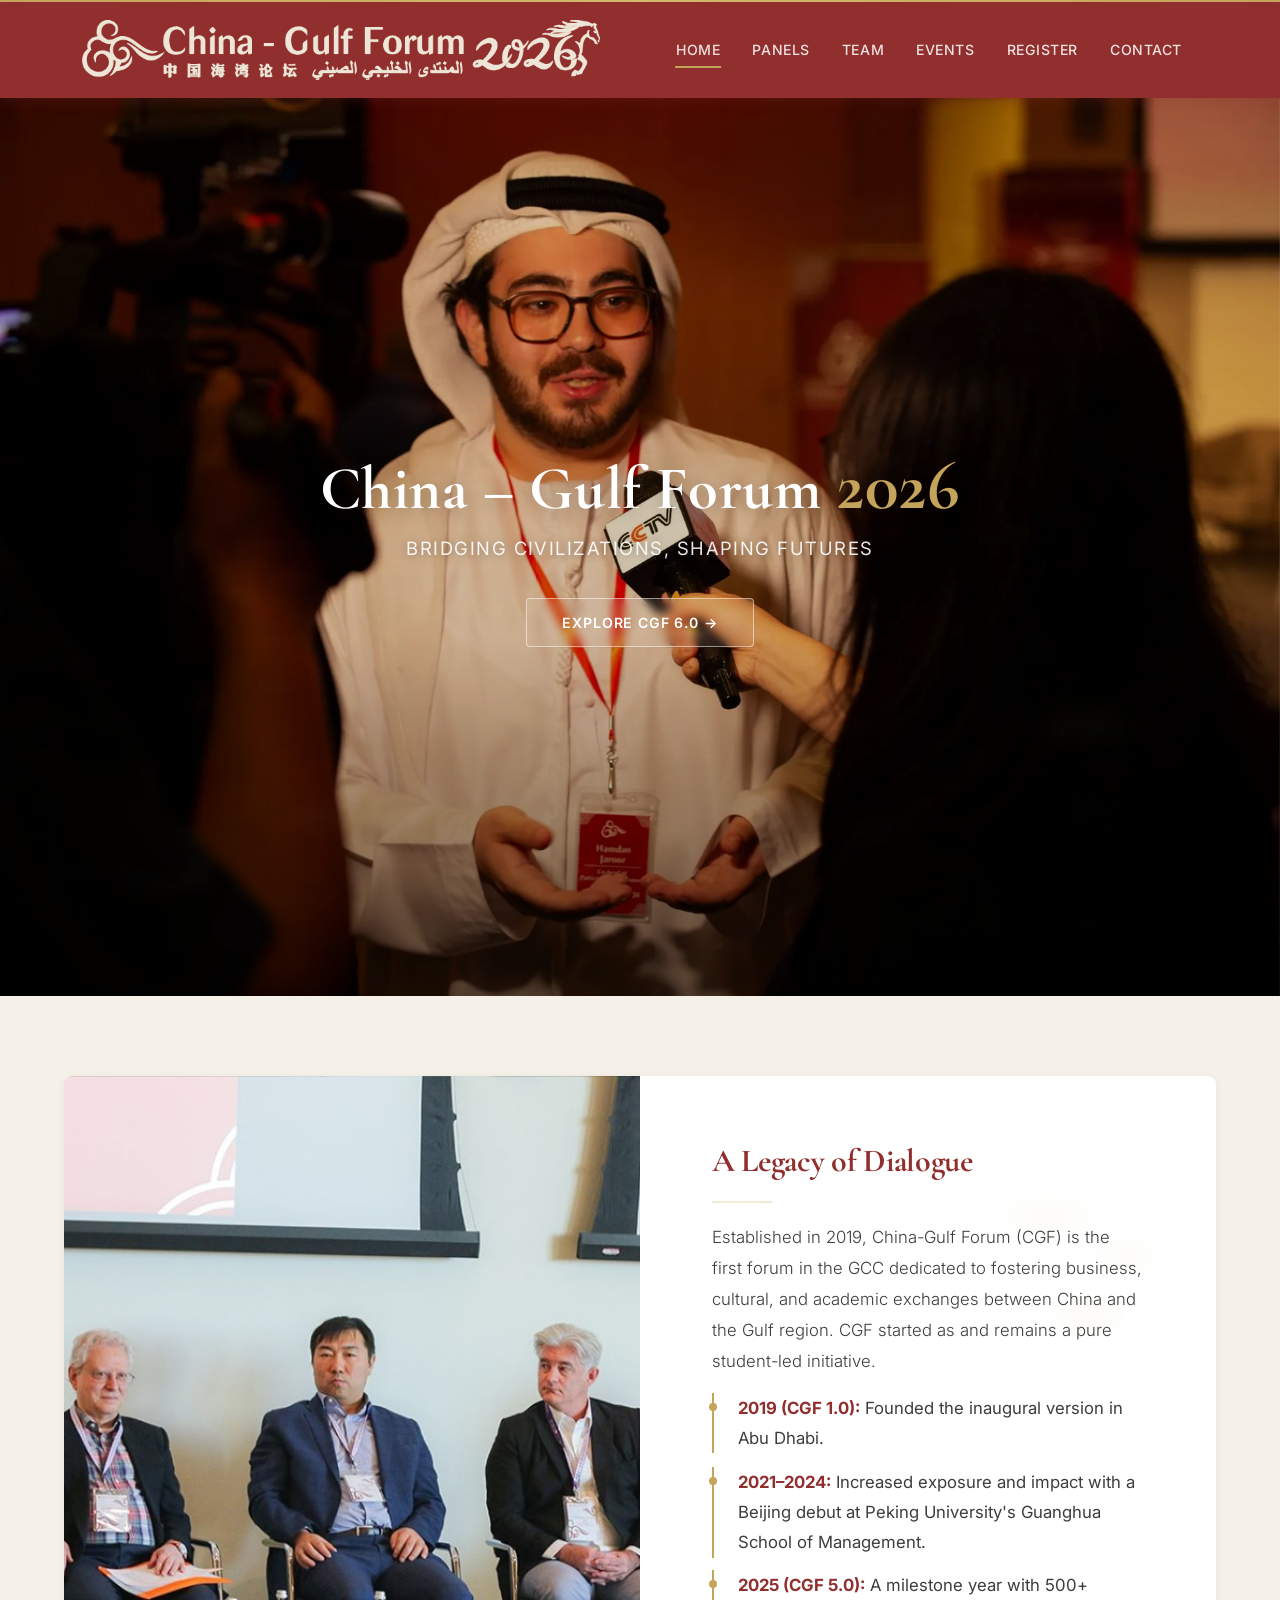
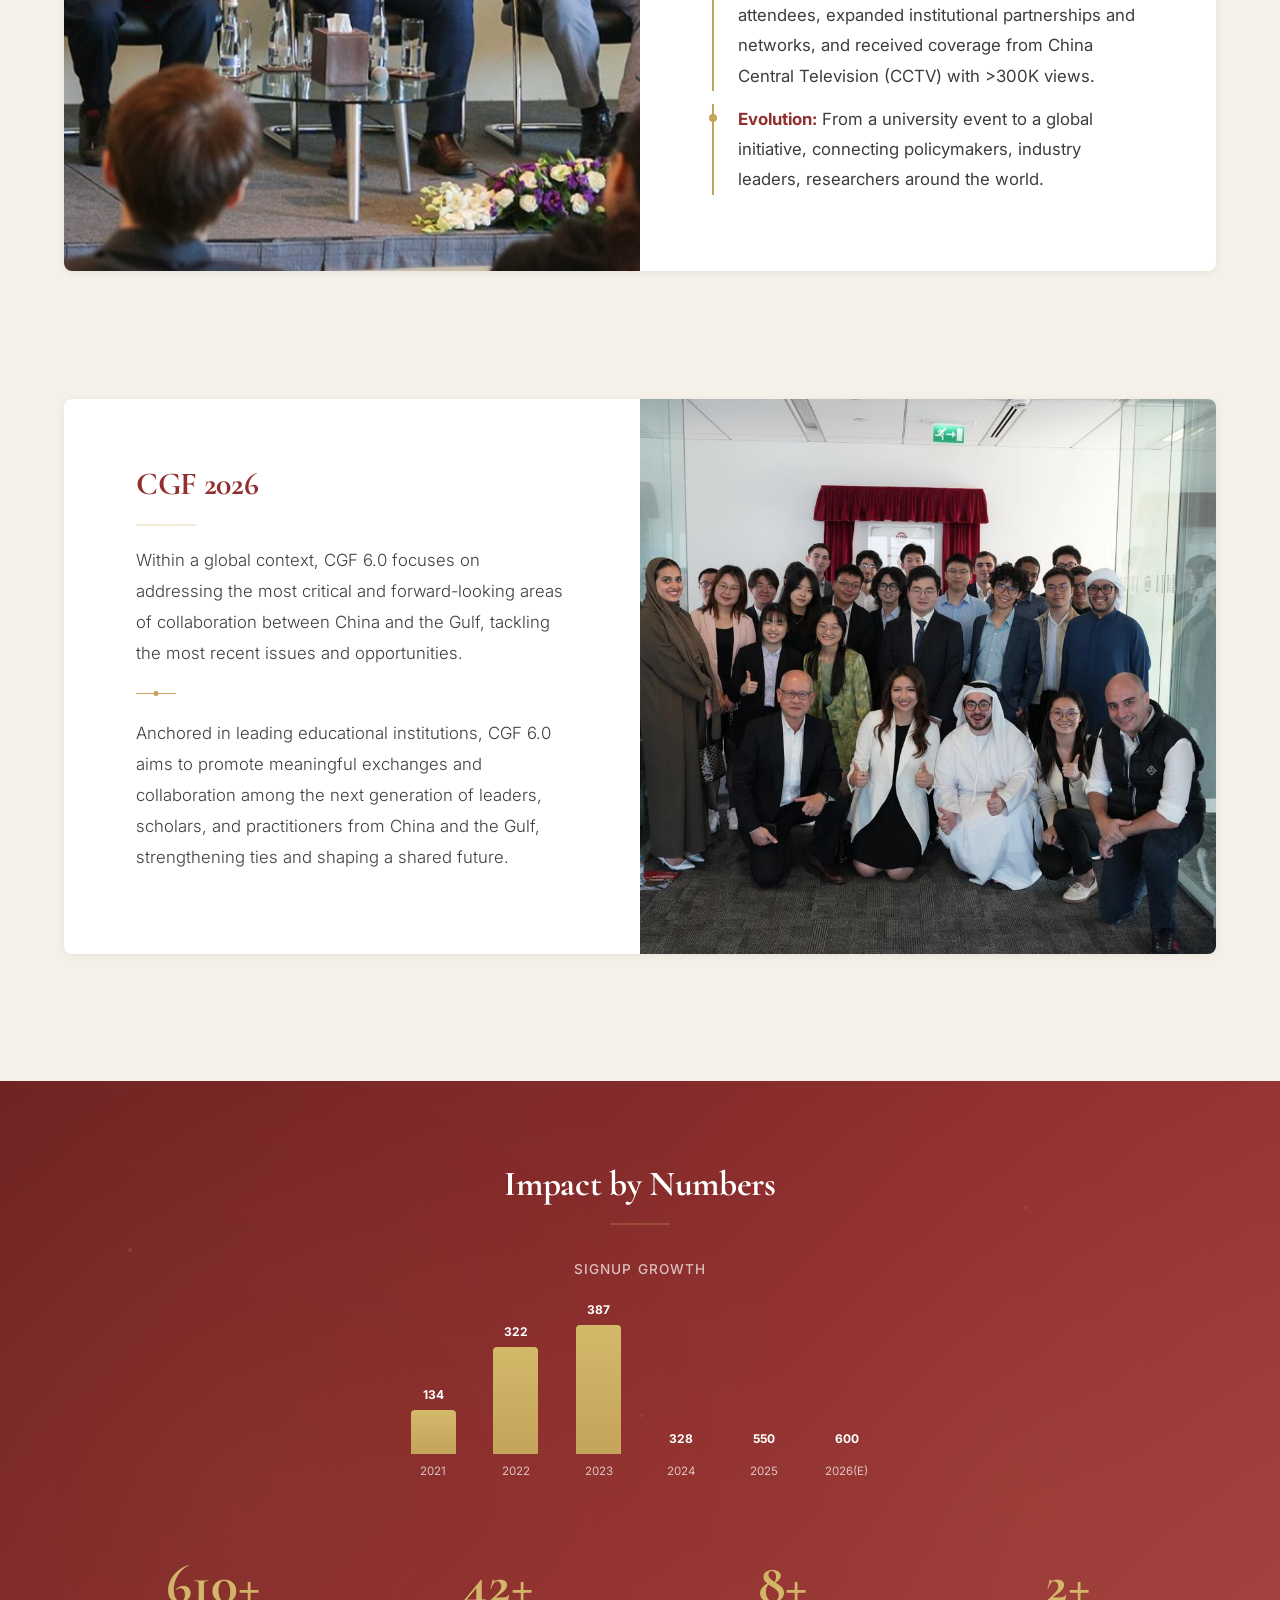
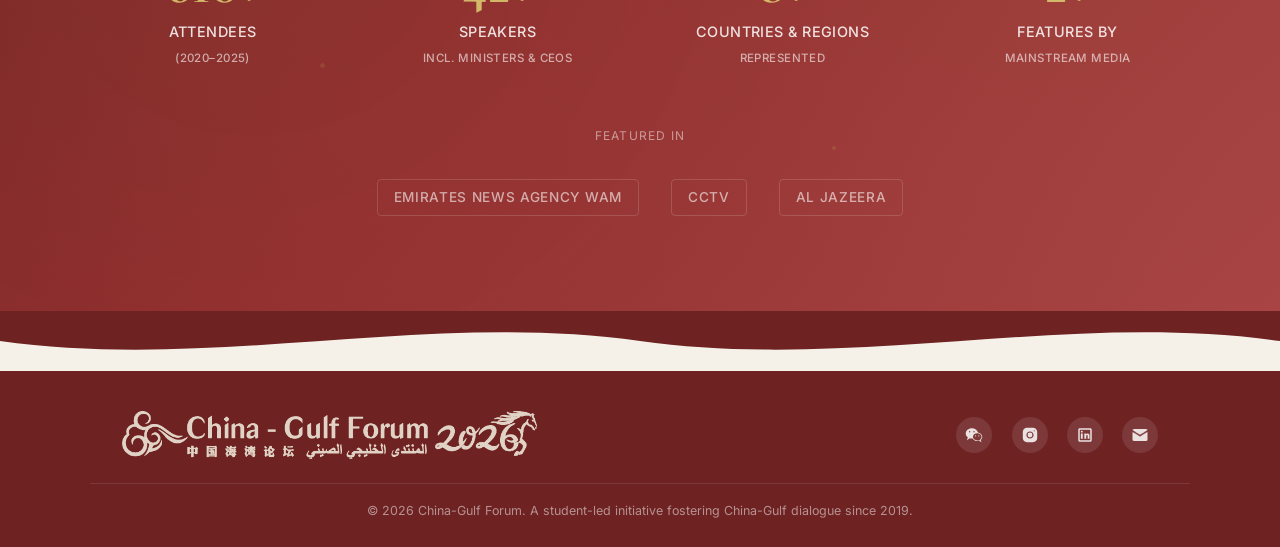
<file: index.html>
<!DOCTYPE html>
<html lang="en">
<head>
    <meta charset="utf-8" />
    <meta name="viewport" content="width=device-width, initial-scale=1, shrink-to-fit=no" />
    <meta name="description" content="China-Gulf Forum (CGF) — the first student-led platform in the GCC dedicated to fostering business, cultural, and academic exchanges between China and the Gulf." />
    <meta name="author" content="China-Gulf Forum" />
    <title>China-Gulf Forum 2026</title>
    <!-- Favicon -->
    <link rel="icon" type="image/x-icon" href="assets/favicon.ico" />
    <!-- Google Fonts -->
    <link rel="preconnect" href="https://fonts.googleapis.com">
    <link rel="preconnect" href="https://fonts.gstatic.com" crossorigin>
    <link href="https://fonts.googleapis.com/css2?family=Cormorant+Garamond:ital,wght@0,400;0,600;0,700;1,400&family=Inter:wght@400;500;600;700&family=Noto+Serif+SC:wght@400;600;700&display=swap" rel="stylesheet">
    <!-- Bootstrap 5 CSS -->
    <link href="https://cdn.jsdelivr.net/npm/bootstrap@5.2.3/dist/css/bootstrap.min.css" rel="stylesheet">
    <!-- CGF 2026 Theme -->
    <link href="css/cgf2026.css" rel="stylesheet" />
</head>
<body>

    <!-- Gold accent line -->
    <div class="gold-accent-line"></div>
    <!-- Scroll progress indicator -->
    <div class="scroll-progress" id="scrollProgress"></div>

    <!-- Navigation -->
    <nav class="cgf-navbar navbar navbar-expand-lg">
        <div class="container">
            <a class="navbar-brand" href="index.html">
                <img src="media/logo/CGF2026logo.png" alt="China-Gulf Forum 2026" style="height: 3em; width: auto;">
            </a>
            <button class="navbar-toggler" type="button" data-bs-toggle="collapse" data-bs-target="#cgfNav" aria-controls="cgfNav" aria-expanded="false" aria-label="Toggle navigation">
                <span class="navbar-toggler-icon"></span>
            </button>
            <div class="collapse navbar-collapse" id="cgfNav">
                <ul class="navbar-nav ms-auto">
                    <li class="nav-item"><a class="nav-link active" href="index.html">Home</a></li>
                    <li class="nav-item"><a class="nav-link" href="panel.html">Panels</a></li>
                    <li class="nav-item"><a class="nav-link" href="partners.html">Team</a></li>
                    <li class="nav-item"><a class="nav-link" href="about.html">Events</a></li>
                    <li class="nav-item"><a class="nav-link" href="https://forms.gle/585DhxVJJm5SHbv1A" target="_blank">Register</a></li>
                    <li class="nav-item"><a class="nav-link" href="contact.html">Contact</a></li>
                </ul>
            </div>
        </div>
    </nav>

    <!-- Hero — Full-screen Crossfade -->
    <section class="cgf-hero" id="hero">
        <div class="hero-images">
            <picture>
                <source srcset="media/photos/hero/img1.webp" type="image/webp">
                <img src="media/photos/hero/img1.jpg" alt="CGF Event 1" class="hero-img active" />
            </picture>
            <picture>
                <source srcset="media/photos/hero/img2.webp" type="image/webp">
                <img src="media/photos/hero/img2.jpg" alt="CGF Event 2" class="hero-img" loading="lazy" />
            </picture>
            <picture>
                <source srcset="media/photos/hero/img3.webp" type="image/webp">
                <img src="media/photos/hero/img3.jpg" alt="CGF Event 3" class="hero-img" loading="lazy" />
            </picture>
            <picture>
                <source srcset="media/photos/hero/img4.webp" type="image/webp">
                <img src="media/photos/hero/img4.jpg" alt="CGF Event 4" class="hero-img" loading="lazy" />
            </picture>
            <picture>
                <source srcset="media/photos/hero/img5.webp" type="image/webp">
                <img src="media/photos/hero/img5.jpg" alt="CGF Event 5" class="hero-img" loading="lazy" />
            </picture>
        </div>
        <div class="hero-overlay"></div>
        <div class="hero-cloud-pattern"></div>
        <div class="hero-content">
            <h1 class="hero-title">China – Gulf Forum <span class="hero-year">2026</span></h1>
            <p class="hero-tagline">Bridging Civilizations, Shaping Futures</p>
            <a href="#legacy" class="hero-cta">Explore CGF 6.0 &rarr;</a>
        </div>
    </section>

    <!-- Section 1: A Legacy of Dialogue -->
    <section class="section-spacing" id="legacy">
        <div class="cgf-showcase">
            <div class="showcase-block" data-animate="fade-up">
                <div class="row g-0">
                    <div class="col-lg-6 showcase-img img-reveal" style="background-image: url('media/photos/events/cgf0.jpg')"></div>
                    <div class="col-lg-6 showcase-text legacy-text-section">
                        <h2>A Legacy of Dialogue</h2>
                        <hr class="gold-divider gold-divider-left">
                        <p class="lead">Established in 2019, China-Gulf Forum (CGF) is the first forum in the GCC dedicated to fostering business, cultural, and academic exchanges between China and the Gulf region. CGF started as and remains a pure student-led initiative.</p>

                        <div class="timeline-item" data-animate="fade-up" data-animate-delay="0">
                            <div class="timeline-dot"></div>
                            <p class="mb-1"><span class="timeline-year">2019 (CGF 1.0):</span> Founded the inaugural version in Abu Dhabi.</p>
                        </div>
                        <div class="timeline-item" data-animate="fade-up" data-animate-delay="150">
                            <div class="timeline-dot"></div>
                            <p class="mb-1"><span class="timeline-year">2021–2024:</span> Increased exposure and impact with a Beijing debut at Peking University's Guanghua School of Management.</p>
                        </div>
                        <div class="timeline-item" data-animate="fade-up" data-animate-delay="300">
                            <div class="timeline-dot"></div>
                            <p class="mb-1"><span class="timeline-year">2025 (CGF 5.0):</span> A milestone year with 500+ attendees, expanded institutional partnerships and networks, and received coverage from China Central Television (CCTV) with &gt;300K views.</p>
                        </div>
                        <div class="timeline-item" data-animate="fade-up" data-animate-delay="450">
                            <div class="timeline-dot"></div>
                            <p class="mb-0"><span class="timeline-year">Evolution:</span> From a university event to a global initiative, connecting policymakers, industry leaders, researchers around the world.</p>
                        </div>
                    </div>
                </div>
            </div>
        </div>
    </section>

    <!-- Section 2: CGF 2026 -->
    <section class="section-spacing" style="padding-top: 0;">
        <div class="cgf-showcase">
            <div class="showcase-block" data-animate="fade-up">
                <div class="row g-0">
                    <div class="col-lg-6 order-lg-2 showcase-img cgf2026-parallax-img img-reveal" style="background-image: url('media/photos/events/cgf2.jpg')"></div>
                    <div class="col-lg-6 order-lg-1 showcase-text">
                        <h2>CGF 2026</h2>
                        <hr class="gold-divider gold-divider-left">
                        <p class="lead">Within a global context, CGF 6.0 focuses on addressing the most critical and forward-looking areas of collaboration between China and the Gulf, tackling the most recent issues and opportunities.</p>
                        <div class="gold-ornament"></div>
                        <p class="lead">Anchored in leading educational institutions, CGF 6.0 aims to promote meaningful exchanges and collaboration among the next generation of leaders, scholars, and practitioners from China and the Gulf, strengthening ties and shaping a shared future.</p>
                    </div>
                </div>
            </div>
        </div>
    </section>

    <!-- Section 3: Impact by Numbers -->
    <section class="impact-section" id="impact">
        <div class="impact-particles" aria-hidden="true">
            <span class="particle"></span>
            <span class="particle"></span>
            <span class="particle"></span>
            <span class="particle"></span>
            <span class="particle"></span>
        </div>
        <div class="container">
            <div class="text-center mb-4" data-animate="fade-up">
                <h2 class="section-title">Impact by Numbers</h2>
                <hr class="gold-divider">
            </div>

            <!-- Signup Growth Chart -->
            <div class="text-center mb-2">
                <p style="color: rgba(255,255,255,0.7); font-size: 0.85rem; text-transform: uppercase; letter-spacing: 0.08em; font-weight: 500;">Signup Growth</p>
            </div>
            <div class="growth-chart">
                <div class="growth-bar count-up" data-tooltip="134 signups — 2021">
                    <span class="bar-value">134</span>
                    <div class="bar" data-height="44px" style="height: 0;"></div>
                    <span class="bar-year">2021</span>
                </div>
                <div class="growth-bar count-up" data-tooltip="322 signups — 2022">
                    <span class="bar-value">322</span>
                    <div class="bar" data-height="107px" style="height: 0;"></div>
                    <span class="bar-year">2022</span>
                </div>
                <div class="growth-bar count-up" data-tooltip="387 signups — 2023">
                    <span class="bar-value">387</span>
                    <div class="bar" data-height="129px" style="height: 0;"></div>
                    <span class="bar-year">2023</span>
                </div>
                <div class="growth-bar count-up" data-tooltip="328 signups — 2024">
                    <span class="bar-value">328</span>
                    <div class="bar" data-height="109px" style="height: 0;"></div>
                    <span class="bar-year">2024</span>
                </div>
                <div class="growth-bar count-up" data-tooltip="550 signups — 2025">
                    <span class="bar-value">550</span>
                    <div class="bar" data-height="165px" style="height: 0;"></div>
                    <span class="bar-year">2025</span>
                </div>
                <div class="growth-bar count-up" data-tooltip="600 signups (est.) — 2026">
                    <span class="bar-value">600</span>
                    <div class="bar" data-height="180px" style="height: 0;"></div>
                    <span class="bar-year">2026(E)</span>
                </div>
            </div>

            <!-- Key Stats -->
            <div class="row mt-4">
                <div class="col-6 col-md-3">
                    <div class="impact-stat count-up">
                        <div class="stat-number" data-target="1100" data-suffix="+">0</div>
                        <div class="stat-label">Attendees<br><small style="font-size:0.72rem;opacity:0.7">(2020–2025)</small></div>
                    </div>
                </div>
                <div class="col-6 col-md-3">
                    <div class="impact-stat count-up">
                        <div class="stat-number" data-target="76" data-suffix="+">0</div>
                        <div class="stat-label">Speakers<br><small style="font-size:0.72rem;opacity:0.7">incl. Ministers &amp; CEOs</small></div>
                    </div>
                </div>
                <div class="col-6 col-md-3">
                    <div class="impact-stat count-up">
                        <div class="stat-number" data-target="15" data-suffix="+">0</div>
                        <div class="stat-label">Countries &amp; Regions<br><small style="font-size:0.72rem;opacity:0.7">Represented</small></div>
                    </div>
                </div>
                <div class="col-6 col-md-3">
                    <div class="impact-stat count-up">
                        <div class="stat-number" data-target="5" data-suffix="+">0</div>
                        <div class="stat-label">Features by<br><small style="font-size:0.72rem;opacity:0.7">Mainstream Media</small></div>
                    </div>
                </div>
            </div>

            <!-- Media Logos -->
            <div class="text-center mt-4 mb-2">
                <p style="color: rgba(255,255,255,0.5); font-size: 0.75rem; text-transform: uppercase; letter-spacing: 0.1em;">Featured In</p>
            </div>
            <div class="media-logos">
                <span>Emirates News Agency WAM</span>
                <span>CCTV</span>
                <span>Al Jazeera</span>
            </div>
        </div>
    </section>

    <!-- Wave Divider -->
    <div class="wave-divider">
        <svg viewBox="0 0 1440 120" preserveAspectRatio="none" xmlns="http://www.w3.org/2000/svg">
            <path d="M0,60 C240,120 480,0 720,60 C960,120 1200,0 1440,60 L1440,120 L0,120 Z" fill="var(--maroon-dark)"/>
        </svg>
    </div>

    <!-- Footer -->
    <footer class="cgf-footer">
        <div class="footer-inner">
            <a href="index.html" class="footer-brand">
                <img src="media/logo/CGF2026logo.png" alt="China-Gulf Forum 2026" style="height: 3em; width: auto;">
            </a>
            <div class="footer-social">
                <a href="https://mp.weixin.qq.com/mp/profile_ext?action=home&__biz=Mzk0NDE5NTkwMQ==&scene=124#wechat_redirect" target="_blank" title="WeChat"><img src="media/icons/wechat.svg" alt="WeChat"></a>
                <a href="https://www.instagram.com/china_gulf_forum/" target="_blank" title="Instagram"><img src="media/icons/instagram.svg" alt="Instagram"></a>
                <a href="https://www.linkedin.com/company/china-gulf-forum/posts/?feedView=all" target="_blank" title="LinkedIn"><img src="media/icons/linkedin.svg" alt="LinkedIn"></a>
                <a href="mailto:china-gulf-forum-nyuad@nyu.edu" title="Email"><img src="media/icons/mail.png" alt="Email"></a>
            </div>
        </div>
        <div class="footer-bottom">
            <p>&copy; 2026 China-Gulf Forum. A student-led initiative fostering China-Gulf dialogue since 2019.</p>
        </div>
    </footer>

    <!-- Back to Top -->
    <button class="back-to-top" id="backToTop" aria-label="Back to top">
        <svg width="20" height="20" viewBox="0 0 24 24" fill="none" stroke="currentColor" stroke-width="2.5" stroke-linecap="round" stroke-linejoin="round"><polyline points="18 15 12 9 6 15"></polyline></svg>
    </button>

    <!-- Bootstrap JS -->
    <script src="https://cdn.jsdelivr.net/npm/bootstrap@5.2.3/dist/js/bootstrap.bundle.min.js"></script>
    <!-- CGF Scripts -->
    <script src="js/scripts.js"></script>
</body>
</html>
</file>
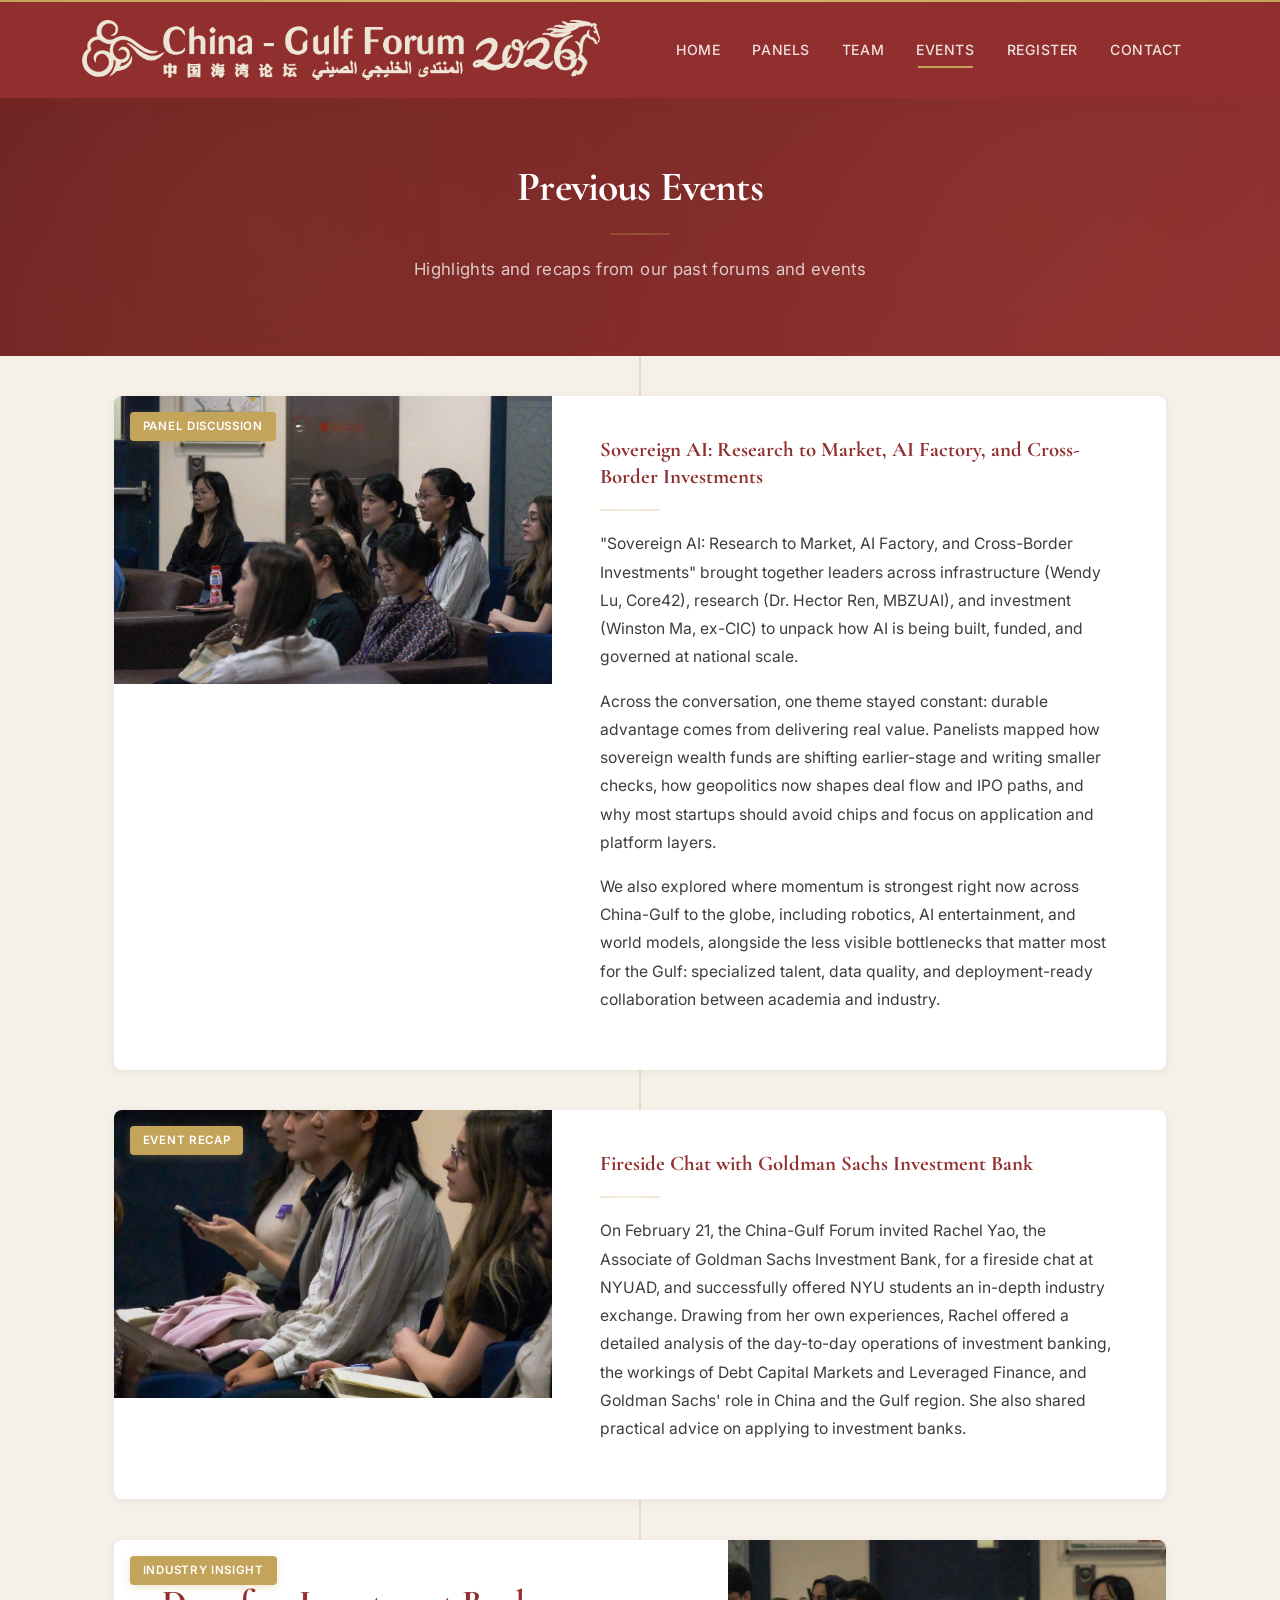
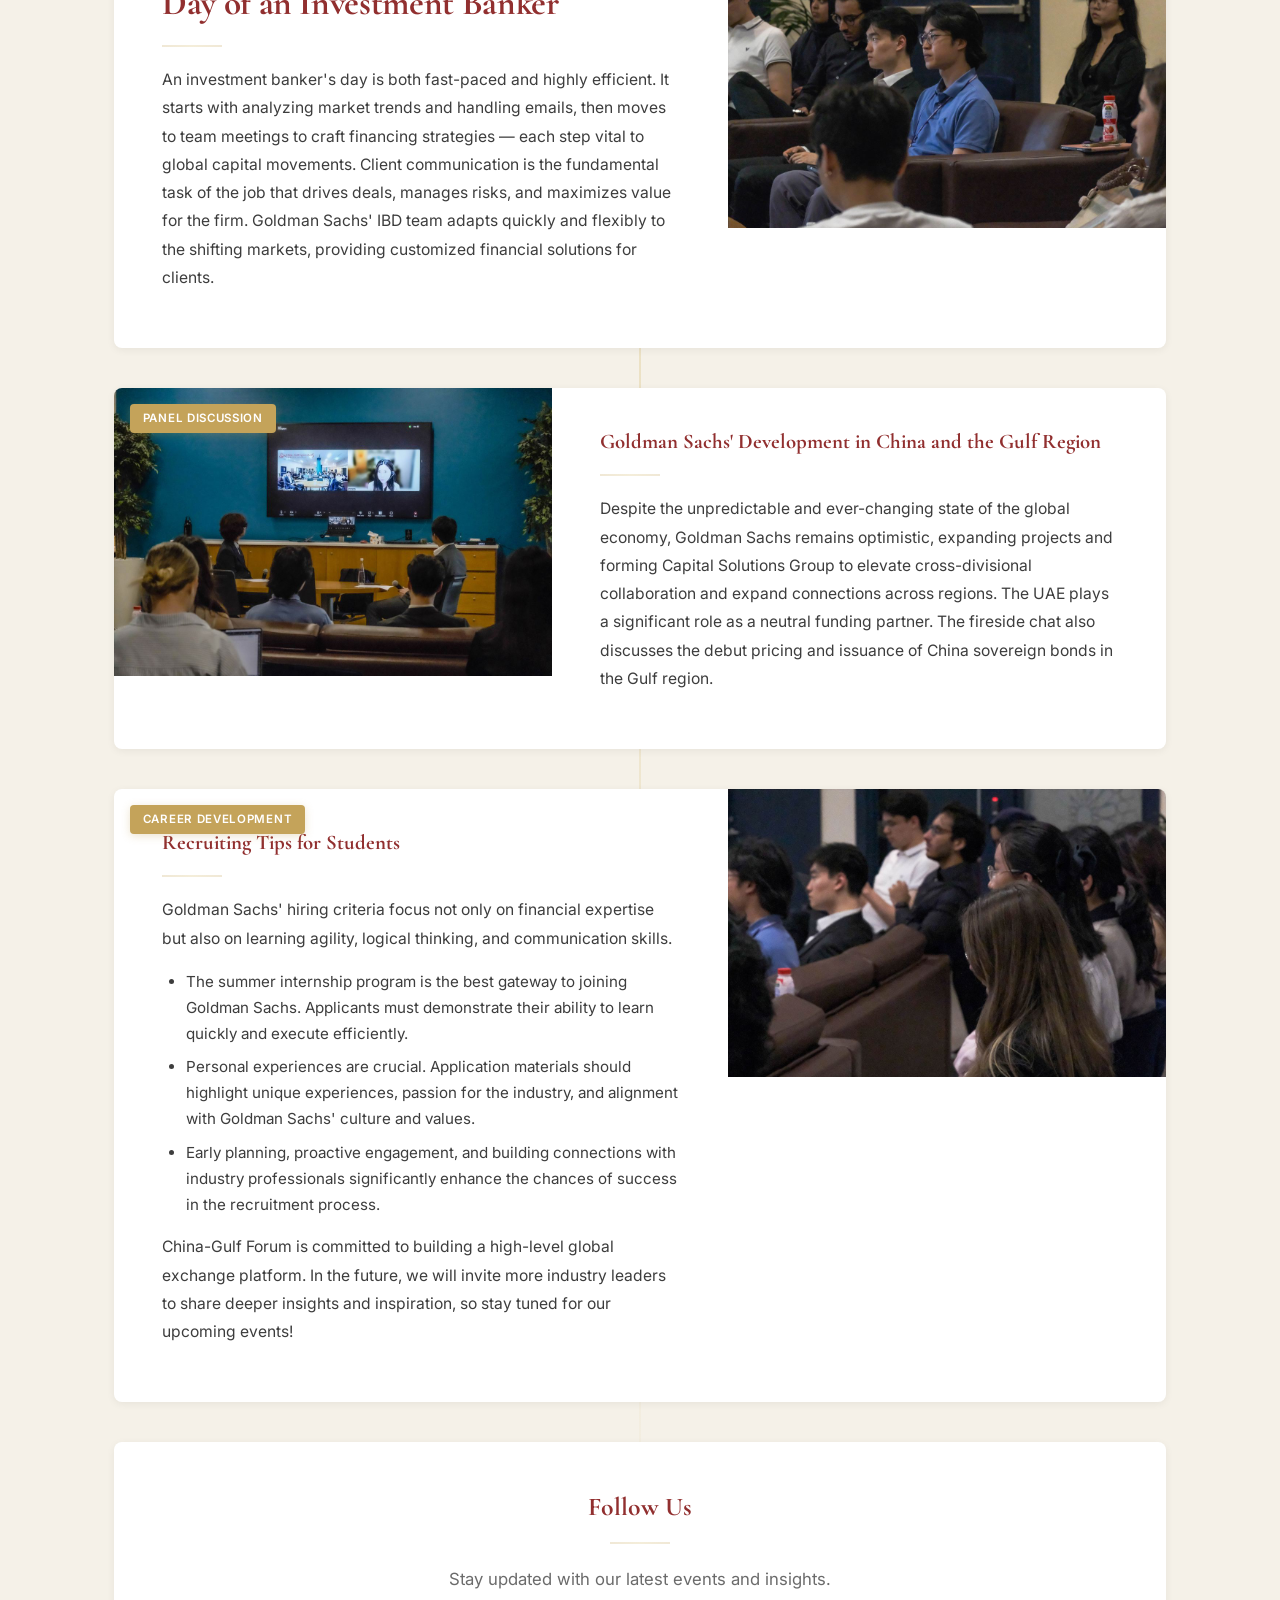
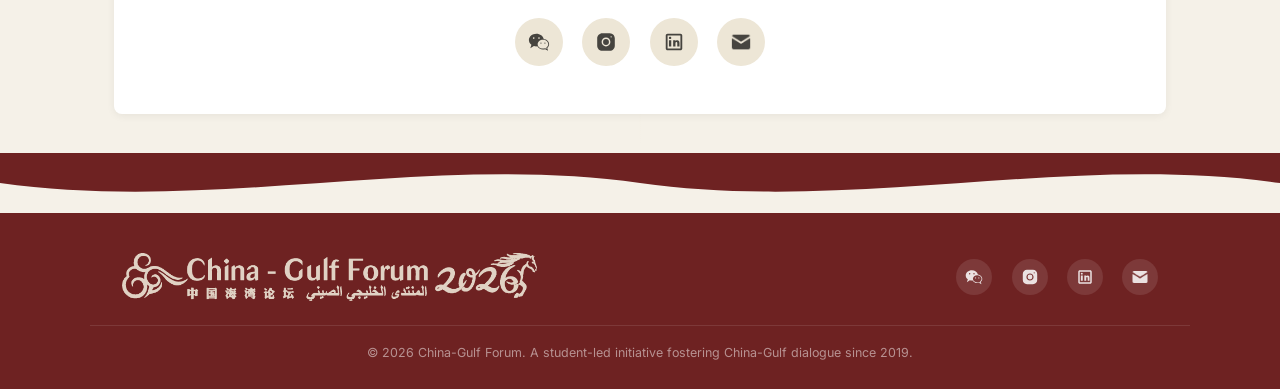
<file: about.html>
<!DOCTYPE html>
<html lang="en">
<head>
    <meta charset="utf-8" />
    <meta name="viewport" content="width=device-width, initial-scale=1, shrink-to-fit=no" />
    <meta name="description" content="Previous events and recaps from the China-Gulf Forum" />
    <meta name="author" content="China-Gulf Forum" />
    <title>Previous Events — China-Gulf Forum 2026</title>
    <!-- Favicon -->
    <link rel="icon" type="image/x-icon" href="assets/favicon.ico" />
    <!-- Google Fonts -->
    <link rel="preconnect" href="https://fonts.googleapis.com">
    <link rel="preconnect" href="https://fonts.gstatic.com" crossorigin>
    <link href="https://fonts.googleapis.com/css2?family=Cormorant+Garamond:ital,wght@0,400;0,600;0,700;1,400&family=Inter:wght@400;500;600;700&family=Noto+Serif+SC:wght@400;600;700&display=swap" rel="stylesheet">
    <!-- Bootstrap 5 CSS -->
    <link href="https://cdn.jsdelivr.net/npm/bootstrap@5.2.3/dist/css/bootstrap.min.css" rel="stylesheet">
    <!-- CGF 2026 Theme -->
    <link href="css/cgf2026.css" rel="stylesheet" />
</head>
<body>

    <!-- Gold accent line -->
    <div class="gold-accent-line"></div>
    <!-- Scroll progress indicator -->
    <div class="scroll-progress" id="scrollProgress"></div>

    <!-- Navigation -->
    <nav class="cgf-navbar navbar navbar-expand-lg">
        <div class="container">
            <a class="navbar-brand" href="index.html">
                <img src="media/logo/CGF2026logo.png" alt="China-Gulf Forum 2026" style="height: 3em; width: auto;">
            </a>
            <button class="navbar-toggler" type="button" data-bs-toggle="collapse" data-bs-target="#cgfNav" aria-controls="cgfNav" aria-expanded="false" aria-label="Toggle navigation">
                <span class="navbar-toggler-icon"></span>
            </button>
            <div class="collapse navbar-collapse" id="cgfNav">
                <ul class="navbar-nav ms-auto">
                    <li class="nav-item"><a class="nav-link" href="index.html">Home</a></li>
                    <li class="nav-item"><a class="nav-link" href="panel.html">Panels</a></li>
                    <li class="nav-item"><a class="nav-link" href="partners.html">Team</a></li>
                    <li class="nav-item"><a class="nav-link active" href="about.html">Events</a></li>
                    <li class="nav-item"><a class="nav-link" href="https://forms.gle/585DhxVJJm5SHbv1A" target="_blank">Register</a></li>
                    <li class="nav-item"><a class="nav-link" href="contact.html">Contact</a></li>
                </ul>
            </div>
        </div>
    </nav>

    <!-- Page Header -->
    <div class="events-header">
        <div class="events-header-pattern"></div>
        <div class="container" style="position: relative; z-index: 1;">
            <h1>Previous Events</h1>
            <hr class="gold-divider">
            <p class="events-header-tagline">Highlights and recaps from our past forums and events</p>
        </div>
    </div>

    <!-- Events Content -->
    <div class="events-container events-timeline">

        <!-- New Event: Sovereign AI Panel -->
        <div class="event-block" data-animate="fade-up">
            <div class="event-badge">Panel Discussion</div>
            <div class="row g-0">
                <div class="col-lg-5 event-img-wrapper img-reveal">
                    <div class="event-img" style="background-image: url('media/photos/recaps/use5.jpg')"></div>
                </div>
                <div class="col-lg-7 event-text">
                    <h4>Sovereign AI: Research to Market, AI Factory, and Cross-Border Investments</h4>
                    <hr class="gold-divider gold-divider-left">
                    <p>"Sovereign AI: Research to Market, AI Factory, and Cross-Border Investments" brought together leaders across infrastructure (Wendy Lu, Core42), research (Dr. Hector Ren, MBZUAI), and investment (Winston Ma, ex-CIC) to unpack how AI is being built, funded, and governed at national scale.</p>
                    <p>Across the conversation, one theme stayed constant: durable advantage comes from delivering real value. Panelists mapped how sovereign wealth funds are shifting earlier-stage and writing smaller checks, how geopolitics now shapes deal flow and IPO paths, and why most startups should avoid chips and focus on application and platform layers.</p>
                    <p>We also explored where momentum is strongest right now across China-Gulf to the globe, including robotics, AI entertainment, and world models, alongside the less visible bottlenecks that matter most for the Gulf: specialized talent, data quality, and deployment-ready collaboration between academia and industry.</p>
                </div>
            </div>
        </div>

        <!-- Event 1: Goldman Sachs Fireside Chat -->
        <div class="event-block" data-animate="fade-up">
            <div class="event-badge">Event Recap</div>
            <div class="row g-0">
                <div class="col-lg-5 event-img-wrapper img-reveal">
                    <div class="event-img" style="background-image: url('media/photos/recaps/use1.jpg')"></div>
                </div>
                <div class="col-lg-7 event-text">
                    <h4>Fireside Chat with Goldman Sachs Investment Bank</h4>
                    <hr class="gold-divider gold-divider-left">
                    <p>On February 21, the China-Gulf Forum invited Rachel Yao, the Associate of Goldman Sachs Investment Bank, for a fireside chat at NYUAD, and successfully offered NYU students an in-depth industry exchange. Drawing from her own experiences, Rachel offered a detailed analysis of the day-to-day operations of investment banking, the workings of Debt Capital Markets and Leveraged Finance, and Goldman Sachs' role in China and the Gulf region. She also shared practical advice on applying to investment banks.</p>
                </div>
            </div>
        </div>

        <!-- Event 2: Day of an Investment Banker -->
        <div class="event-block" data-animate="fade-up">
            <div class="event-badge">Industry Insight</div>
            <div class="row g-0">
                <div class="col-lg-5 order-lg-2 event-img-wrapper img-reveal">
                    <div class="event-img" style="background-image: url('media/photos/recaps/use2.jpg')"></div>
                </div>
                <div class="col-lg-7 order-lg-1 event-text">
                    <h2>Day of an Investment Banker</h2>
                    <hr class="gold-divider gold-divider-left">
                    <p>An investment banker's day is both fast-paced and highly efficient. It starts with analyzing market trends and handling emails, then moves to team meetings to craft financing strategies — each step vital to global capital movements. Client communication is the fundamental task of the job that drives deals, manages risks, and maximizes value for the firm. Goldman Sachs' IBD team adapts quickly and flexibly to the shifting markets, providing customized financial solutions for clients.</p>
                </div>
            </div>
        </div>

        <!-- Event 3: Goldman Sachs in China & Gulf -->
        <div class="event-block" data-animate="fade-up">
            <div class="event-badge">Panel Discussion</div>
            <div class="row g-0">
                <div class="col-lg-5 event-img-wrapper img-reveal">
                    <div class="event-img" style="background-image: url('media/photos/recaps/use3.jpg')"></div>
                </div>
                <div class="col-lg-7 event-text">
                    <h4>Goldman Sachs' Development in China and the Gulf Region</h4>
                    <hr class="gold-divider gold-divider-left">
                    <p>Despite the unpredictable and ever-changing state of the global economy, Goldman Sachs remains optimistic, expanding projects and forming Capital Solutions Group to elevate cross-divisional collaboration and expand connections across regions. The UAE plays a significant role as a neutral funding partner. The fireside chat also discusses the debut pricing and issuance of China sovereign bonds in the Gulf region.</p>
                </div>
            </div>
        </div>

        <!-- Event 4: Recruiting Tips -->
        <div class="event-block" data-animate="fade-up">
            <div class="event-badge">Career Development</div>
            <div class="row g-0">
                <div class="col-lg-5 order-lg-2 event-img-wrapper img-reveal">
                    <div class="event-img" style="background-image: url('media/photos/recaps/use4.jpg')"></div>
                </div>
                <div class="col-lg-7 order-lg-1 event-text">
                    <h4>Recruiting Tips for Students</h4>
                    <hr class="gold-divider gold-divider-left">
                    <p>Goldman Sachs' hiring criteria focus not only on financial expertise but also on learning agility, logical thinking, and communication skills.</p>
                    <ul>
                        <li>The summer internship program is the best gateway to joining Goldman Sachs. Applicants must demonstrate their ability to learn quickly and execute efficiently.</li>
                        <li>Personal experiences are crucial. Application materials should highlight unique experiences, passion for the industry, and alignment with Goldman Sachs' culture and values.</li>
                        <li>Early planning, proactive engagement, and building connections with industry professionals significantly enhance the chances of success in the recruitment process.</li>
                    </ul>
                    <p>China-Gulf Forum is committed to building a high-level global exchange platform. In the future, we will invite more industry leaders to share deeper insights and inspiration, so stay tuned for our upcoming events!</p>
                </div>
            </div>
        </div>

        <!-- Follow Us -->
        <div class="events-follow-section" data-animate="fade-up">
            <h3>Follow Us</h3>
            <hr class="gold-divider">
            <p>Stay updated with our latest events and insights.</p>
            <div class="events-social-links">
                <a href="https://mp.weixin.qq.com/mp/profile_ext?action=home&__biz=Mzk0NDE5NTkwMQ==&scene=124#wechat_redirect" target="_blank" title="WeChat"><img src="media/icons/wechat.svg" alt="WeChat" loading="lazy"></a>
                <a href="https://www.instagram.com/china_gulf_forum/" target="_blank" title="Instagram"><img src="media/icons/instagram.svg" alt="Instagram" loading="lazy"></a>
                <a href="https://www.linkedin.com/company/china-gulf-forum/posts/?feedView=all" target="_blank" title="LinkedIn"><img src="media/icons/linkedin.svg" alt="LinkedIn" loading="lazy"></a>
                <a href="mailto:china-gulf-forum-nyuad@nyu.edu" title="Email"><img src="media/icons/mail.png" alt="Email" loading="lazy"></a>
            </div>
        </div>
    </div>

    <!-- Wave Divider -->
    <div class="wave-divider">
        <svg viewBox="0 0 1440 120" preserveAspectRatio="none" xmlns="http://www.w3.org/2000/svg">
            <path d="M0,60 C240,120 480,0 720,60 C960,120 1200,0 1440,60 L1440,120 L0,120 Z" fill="var(--maroon-dark)"/>
        </svg>
    </div>

    <!-- Footer -->
    <footer class="cgf-footer">
        <div class="footer-inner">
            <a href="index.html" class="footer-brand">
                <img src="media/logo/CGF2026logo.png" alt="China-Gulf Forum 2026" style="height: 3em; width: auto;">
            </a>
            <div class="footer-social">
                <a href="https://mp.weixin.qq.com/mp/profile_ext?action=home&__biz=Mzk0NDE5NTkwMQ==&scene=124#wechat_redirect" target="_blank" title="WeChat"><img src="media/icons/wechat.svg" alt="WeChat"></a>
                <a href="https://www.instagram.com/china_gulf_forum/" target="_blank" title="Instagram"><img src="media/icons/instagram.svg" alt="Instagram"></a>
                <a href="https://www.linkedin.com/company/china-gulf-forum/posts/?feedView=all" target="_blank" title="LinkedIn"><img src="media/icons/linkedin.svg" alt="LinkedIn"></a>
                <a href="mailto:china-gulf-forum-nyuad@nyu.edu" title="Email"><img src="media/icons/mail.png" alt="Email"></a>
            </div>
        </div>
        <div class="footer-bottom">
            <p>&copy; 2026 China-Gulf Forum. A student-led initiative fostering China-Gulf dialogue since 2019.</p>
        </div>
    </footer>

    <!-- Back to Top -->
    <button class="back-to-top" id="backToTop" aria-label="Back to top">
        <svg width="20" height="20" viewBox="0 0 24 24" fill="none" stroke="currentColor" stroke-width="2.5" stroke-linecap="round" stroke-linejoin="round"><polyline points="18 15 12 9 6 15"></polyline></svg>
    </button>

    <!-- Bootstrap JS -->
    <script src="https://cdn.jsdelivr.net/npm/bootstrap@5.2.3/dist/js/bootstrap.bundle.min.js"></script>
    <script src="js/scripts.js"></script>
</body>
</html>
</file>
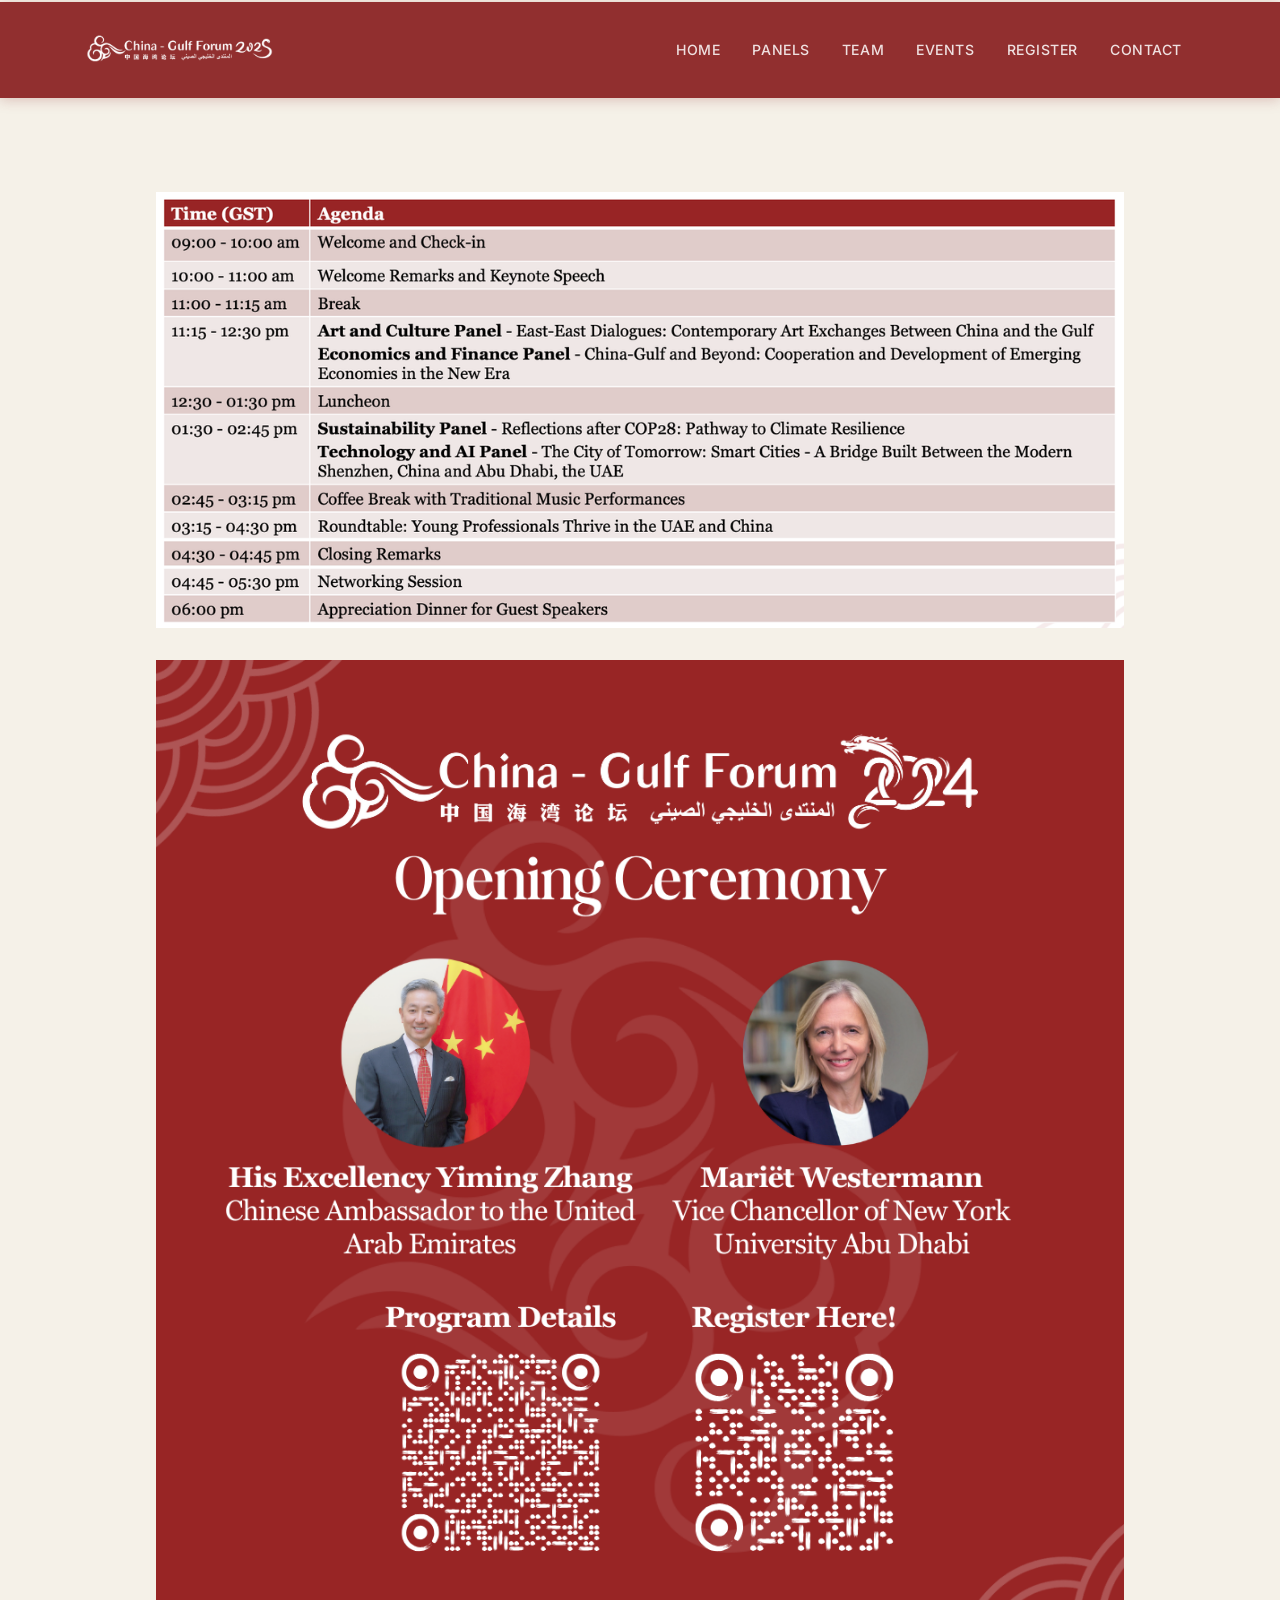
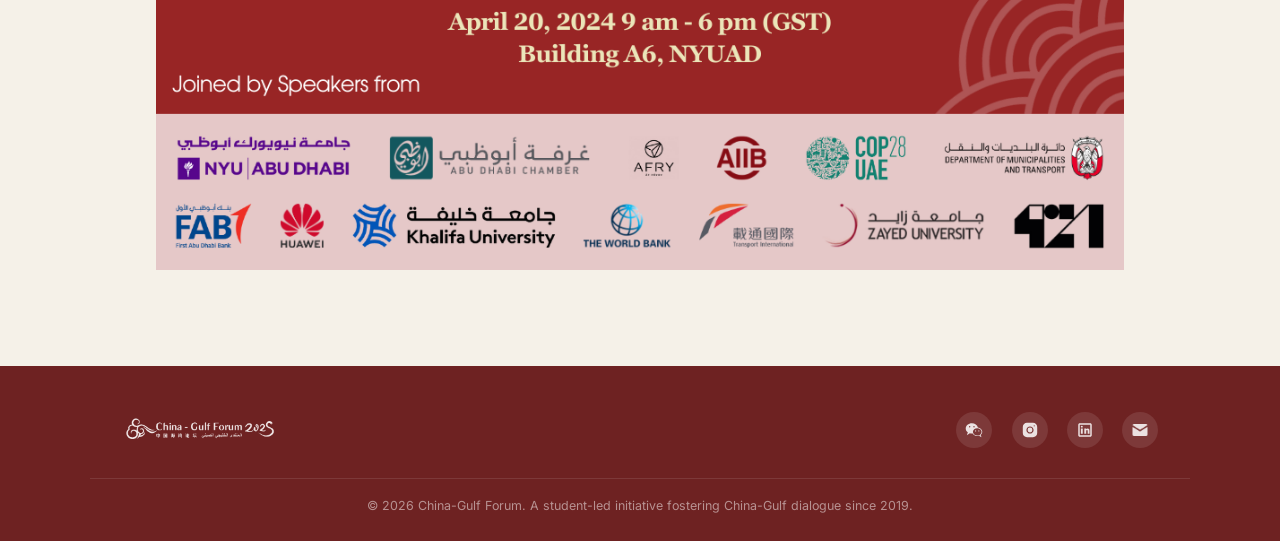
<file: agenda.html>
<!DOCTYPE html>
<html lang="en">
<head>
    <meta charset="utf-8" />
    <meta name="viewport" content="width=device-width, initial-scale=1, shrink-to-fit=no" />
    <meta name="description" content="CGF 2026 Agenda" />
    <meta name="author" content="China-Gulf Forum" />
    <title>Agenda — China-Gulf Forum 2026</title>
    <!-- Favicon -->
    <link rel="icon" type="image/x-icon" href="assets/favicon.ico" />
    <!-- Google Fonts -->
    <link rel="preconnect" href="https://fonts.googleapis.com">
    <link rel="preconnect" href="https://fonts.gstatic.com" crossorigin>
    <link href="https://fonts.googleapis.com/css2?family=Cormorant+Garamond:ital,wght@0,400;0,600;0,700;1,400&family=Inter:wght@400;500;600;700&family=Noto+Serif+SC:wght@400;600;700&display=swap" rel="stylesheet">
    <!-- Bootstrap 5 CSS -->
    <link href="https://cdn.jsdelivr.net/npm/bootstrap@5.2.3/dist/css/bootstrap.min.css" rel="stylesheet">
    <!-- CGF 2026 Theme -->
    <link href="css/cgf2026.css" rel="stylesheet" />
</head>
<body>

    <!-- Navigation -->
    <nav class="cgf-navbar navbar navbar-expand-lg">
        <div class="container">
            <a class="navbar-brand" href="index.html">
                <img src="media/logo/CGF2025logo.png" alt="China-Gulf Forum 2026" style="height: 3em; width: auto;">
            </a>
            <button class="navbar-toggler" type="button" data-bs-toggle="collapse" data-bs-target="#cgfNav" aria-controls="cgfNav" aria-expanded="false" aria-label="Toggle navigation">
                <span class="navbar-toggler-icon"></span>
            </button>
            <div class="collapse navbar-collapse" id="cgfNav">
                <ul class="navbar-nav ms-auto">
                    <li class="nav-item"><a class="nav-link" href="index.html">Home</a></li>
                    <li class="nav-item"><a class="nav-link" href="panel.html">Panels</a></li>
                    <li class="nav-item"><a class="nav-link" href="partners.html">Team</a></li>
                    <li class="nav-item"><a class="nav-link" href="about.html">Events</a></li>
                    <li class="nav-item"><a class="nav-link" href="https://nyuad.nyu.edu/en/events/2024/april/china-gulf-forum-2024.html">Register</a></li>
                    <li class="nav-item"><a class="nav-link" href="contact.html">Contact</a></li>
                </ul>
            </div>
        </div>
    </nav>

    <div class="section-spacing" style="text-align: center;">
        <img src="media/agenda/mainagenda.png" alt="CGF 2026 Agenda" class="agenda-img">
        <img src="media/agenda/opening.png" alt="Opening Session" class="agenda-img">
    </div>

    <!-- Footer -->
    <footer class="cgf-footer">
        <div class="footer-inner">
            <a href="index.html" class="footer-brand">
                <img src="media/logo/CGF2025logo.png" alt="China-Gulf Forum 2026" style="height: 3em; width: auto;">
            </a>
            <div class="footer-social">
                <a href="https://mp.weixin.qq.com/mp/profile_ext?action=home&__biz=Mzk0NDE5NTkwMQ==&scene=124#wechat_redirect" target="_blank" title="WeChat"><img src="media/icons/wechat.svg" alt="WeChat"></a>
                <a href="https://www.instagram.com/china_gulf_forum/" target="_blank" title="Instagram"><img src="media/icons/instagram.svg" alt="Instagram"></a>
                <a href="https://www.linkedin.com/company/china-gulf-forum/posts/?feedView=all" target="_blank" title="LinkedIn"><img src="media/icons/linkedin.svg" alt="LinkedIn"></a>
                <a href="mailto:china-gulf-forum-nyuad@nyu.edu" title="Email"><img src="media/icons/mail.png" alt="Email"></a>
            </div>
        </div>
        <div class="footer-bottom">
            <p>&copy; 2026 China-Gulf Forum. A student-led initiative fostering China-Gulf dialogue since 2019.</p>
        </div>
    </footer>

    <!-- Bootstrap JS -->
    <script src="https://cdn.jsdelivr.net/npm/bootstrap@5.2.3/dist/js/bootstrap.bundle.min.js"></script>
    <script src="js/scripts.js"></script>
</body>
</html>
</file>
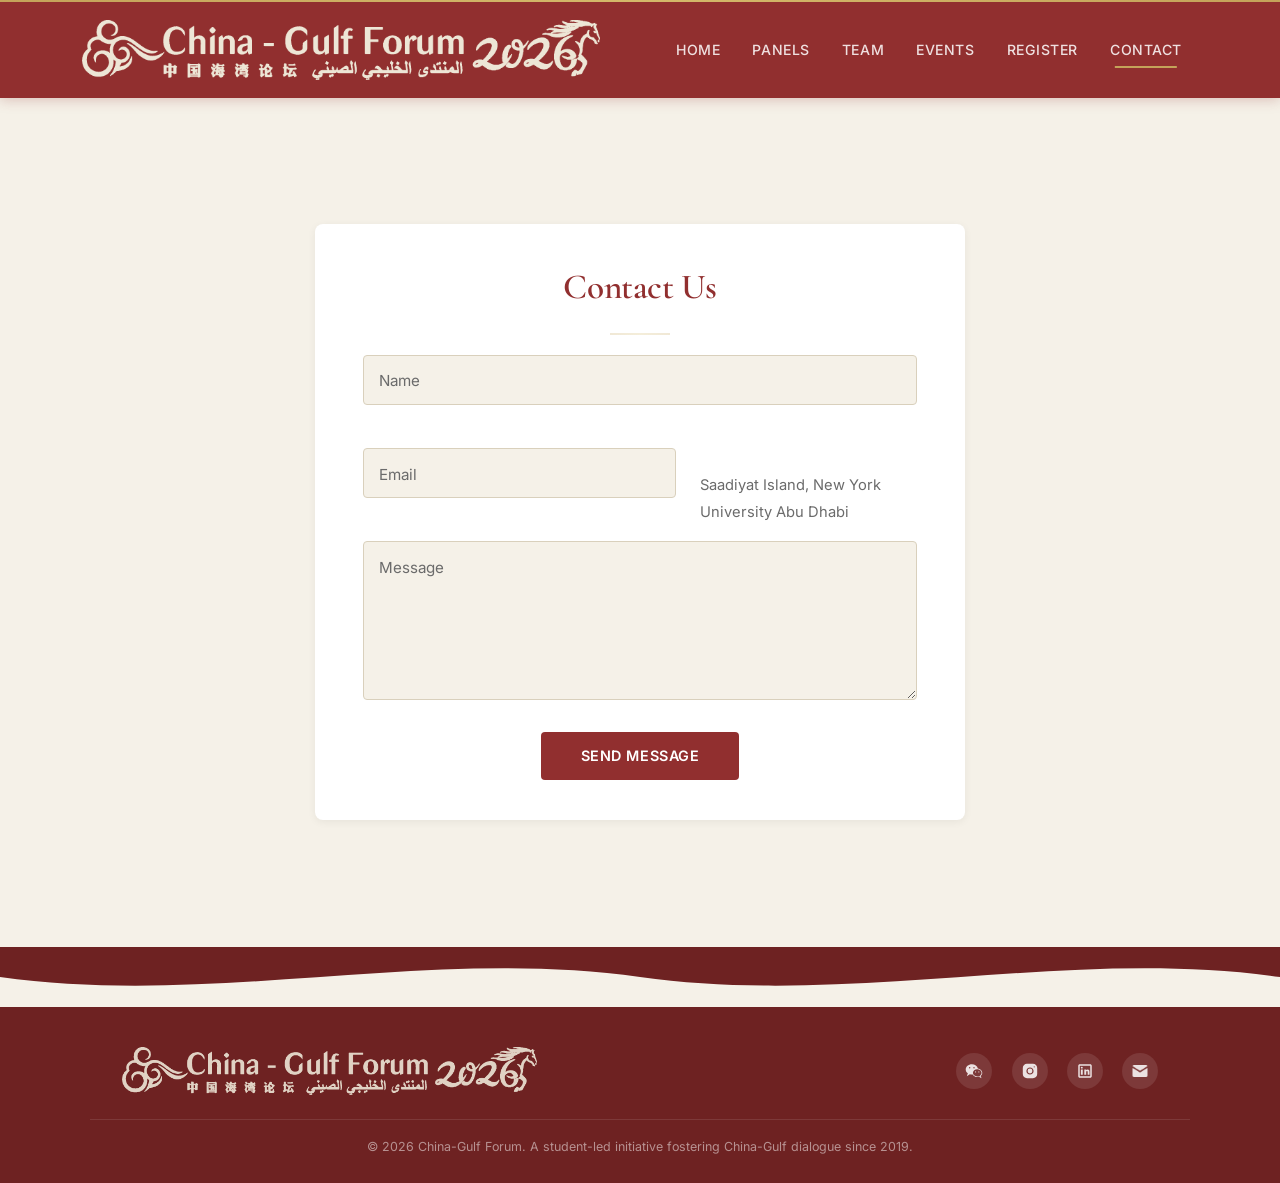
<file: contact.html>
<!DOCTYPE html>
<html lang="en">
<head>
    <meta charset="utf-8" />
    <meta name="viewport" content="width=device-width, initial-scale=1, shrink-to-fit=no" />
    <meta name="description" content="Contact the China-Gulf Forum team" />
    <meta name="author" content="China-Gulf Forum" />
    <title>Contact — China-Gulf Forum 2026</title>
    <!-- Favicon -->
    <link rel="icon" type="image/x-icon" href="assets/favicon.ico" />
    <!-- Google Fonts -->
    <link rel="preconnect" href="https://fonts.googleapis.com">
    <link rel="preconnect" href="https://fonts.gstatic.com" crossorigin>
    <link href="https://fonts.googleapis.com/css2?family=Cormorant+Garamond:ital,wght@0,400;0,600;0,700;1,400&family=Inter:wght@400;500;600;700&family=Noto+Serif+SC:wght@400;600;700&display=swap" rel="stylesheet">
    <!-- Bootstrap 5 CSS -->
    <link href="https://cdn.jsdelivr.net/npm/bootstrap@5.2.3/dist/css/bootstrap.min.css" rel="stylesheet">
    <!-- CGF 2026 Theme -->
    <link href="css/cgf2026.css" rel="stylesheet" />
</head>
<body>

    <!-- Gold accent line -->
    <div class="gold-accent-line"></div>
    <!-- Scroll progress indicator -->
    <div class="scroll-progress" id="scrollProgress"></div>

    <!-- Navigation -->
    <nav class="cgf-navbar navbar navbar-expand-lg">
        <div class="container">
            <a class="navbar-brand" href="index.html">
                <img src="media/logo/CGF2026logo.png" alt="China-Gulf Forum 2026" style="height: 3em; width: auto;">
            </a>
            <button class="navbar-toggler" type="button" data-bs-toggle="collapse" data-bs-target="#cgfNav" aria-controls="cgfNav" aria-expanded="false" aria-label="Toggle navigation">
                <span class="navbar-toggler-icon"></span>
            </button>
            <div class="collapse navbar-collapse" id="cgfNav">
                <ul class="navbar-nav ms-auto">
                    <li class="nav-item"><a class="nav-link" href="index.html">Home</a></li>
                    <li class="nav-item"><a class="nav-link" href="panel.html">Panels</a></li>
                    <li class="nav-item"><a class="nav-link" href="partners.html">Team</a></li>
                    <li class="nav-item"><a class="nav-link" href="about.html">Events</a></li>
                    <li class="nav-item"><a class="nav-link" href="https://forms.gle/585DhxVJJm5SHbv1A" target="_blank">Register</a></li>
                    <li class="nav-item"><a class="nav-link active" href="contact.html">Contact</a></li>
                </ul>
            </div>
        </div>
    </nav>

    <div class="section-spacing">
        <div class="contact-section">
            <h2>Contact Us</h2>
            <hr class="gold-divider">
            <form action="https://formspree.io/f/mpwqjqoe" method="POST">
                <div class="form-group-float">
                    <input type="text" id="name" name="name" placeholder=" " required>
                    <label for="name">Name</label>
                </div>

                <div class="row">
                    <div class="col-md-7">
                        <div class="form-group-float">
                            <input type="email" id="email" name="email" placeholder=" " required>
                            <label for="email">Email</label>
                        </div>
                    </div>
                    <div class="col-md-5 d-flex align-items-end pb-3">
                        <p class="contact-location mb-0">Saadiyat Island, New York University Abu Dhabi</p>
                    </div>
                </div>

                <div class="form-group-float">
                    <textarea id="message" name="message" rows="5" placeholder=" " required></textarea>
                    <label for="message">Message</label>
                </div>

                <div class="text-center">
                    <button type="submit">Send Message</button>
                </div>
            </form>
        </div>
    </div>

    <!-- Wave Divider -->
    <div class="wave-divider">
        <svg viewBox="0 0 1440 120" preserveAspectRatio="none" xmlns="http://www.w3.org/2000/svg">
            <path d="M0,60 C240,120 480,0 720,60 C960,120 1200,0 1440,60 L1440,120 L0,120 Z" fill="var(--maroon-dark)"/>
        </svg>
    </div>

    <!-- Footer -->
    <footer class="cgf-footer">
        <div class="footer-inner">
            <a href="index.html" class="footer-brand">
                <img src="media/logo/CGF2026logo.png" alt="China-Gulf Forum 2026" style="height: 3em; width: auto;">
            </a>
            <div class="footer-social">
                <a href="https://mp.weixin.qq.com/mp/profile_ext?action=home&__biz=Mzk0NDE5NTkwMQ==&scene=124#wechat_redirect" target="_blank" title="WeChat"><img src="media/icons/wechat.svg" alt="WeChat"></a>
                <a href="https://www.instagram.com/china_gulf_forum/" target="_blank" title="Instagram"><img src="media/icons/instagram.svg" alt="Instagram"></a>
                <a href="https://www.linkedin.com/company/china-gulf-forum/posts/?feedView=all" target="_blank" title="LinkedIn"><img src="media/icons/linkedin.svg" alt="LinkedIn"></a>
                <a href="mailto:china-gulf-forum-nyuad@nyu.edu" title="Email"><img src="media/icons/mail.png" alt="Email"></a>
            </div>
        </div>
        <div class="footer-bottom">
            <p>&copy; 2026 China-Gulf Forum. A student-led initiative fostering China-Gulf dialogue since 2019.</p>
        </div>
    </footer>

    <!-- Back to Top -->
    <button class="back-to-top" id="backToTop" aria-label="Back to top">
        <svg width="20" height="20" viewBox="0 0 24 24" fill="none" stroke="currentColor" stroke-width="2.5" stroke-linecap="round" stroke-linejoin="round"><polyline points="18 15 12 9 6 15"></polyline></svg>
    </button>

    <!-- Bootstrap JS -->
    <script src="https://cdn.jsdelivr.net/npm/bootstrap@5.2.3/dist/js/bootstrap.bundle.min.js"></script>
    <script src="js/scripts.js"></script>
</body>
</html>
</file>
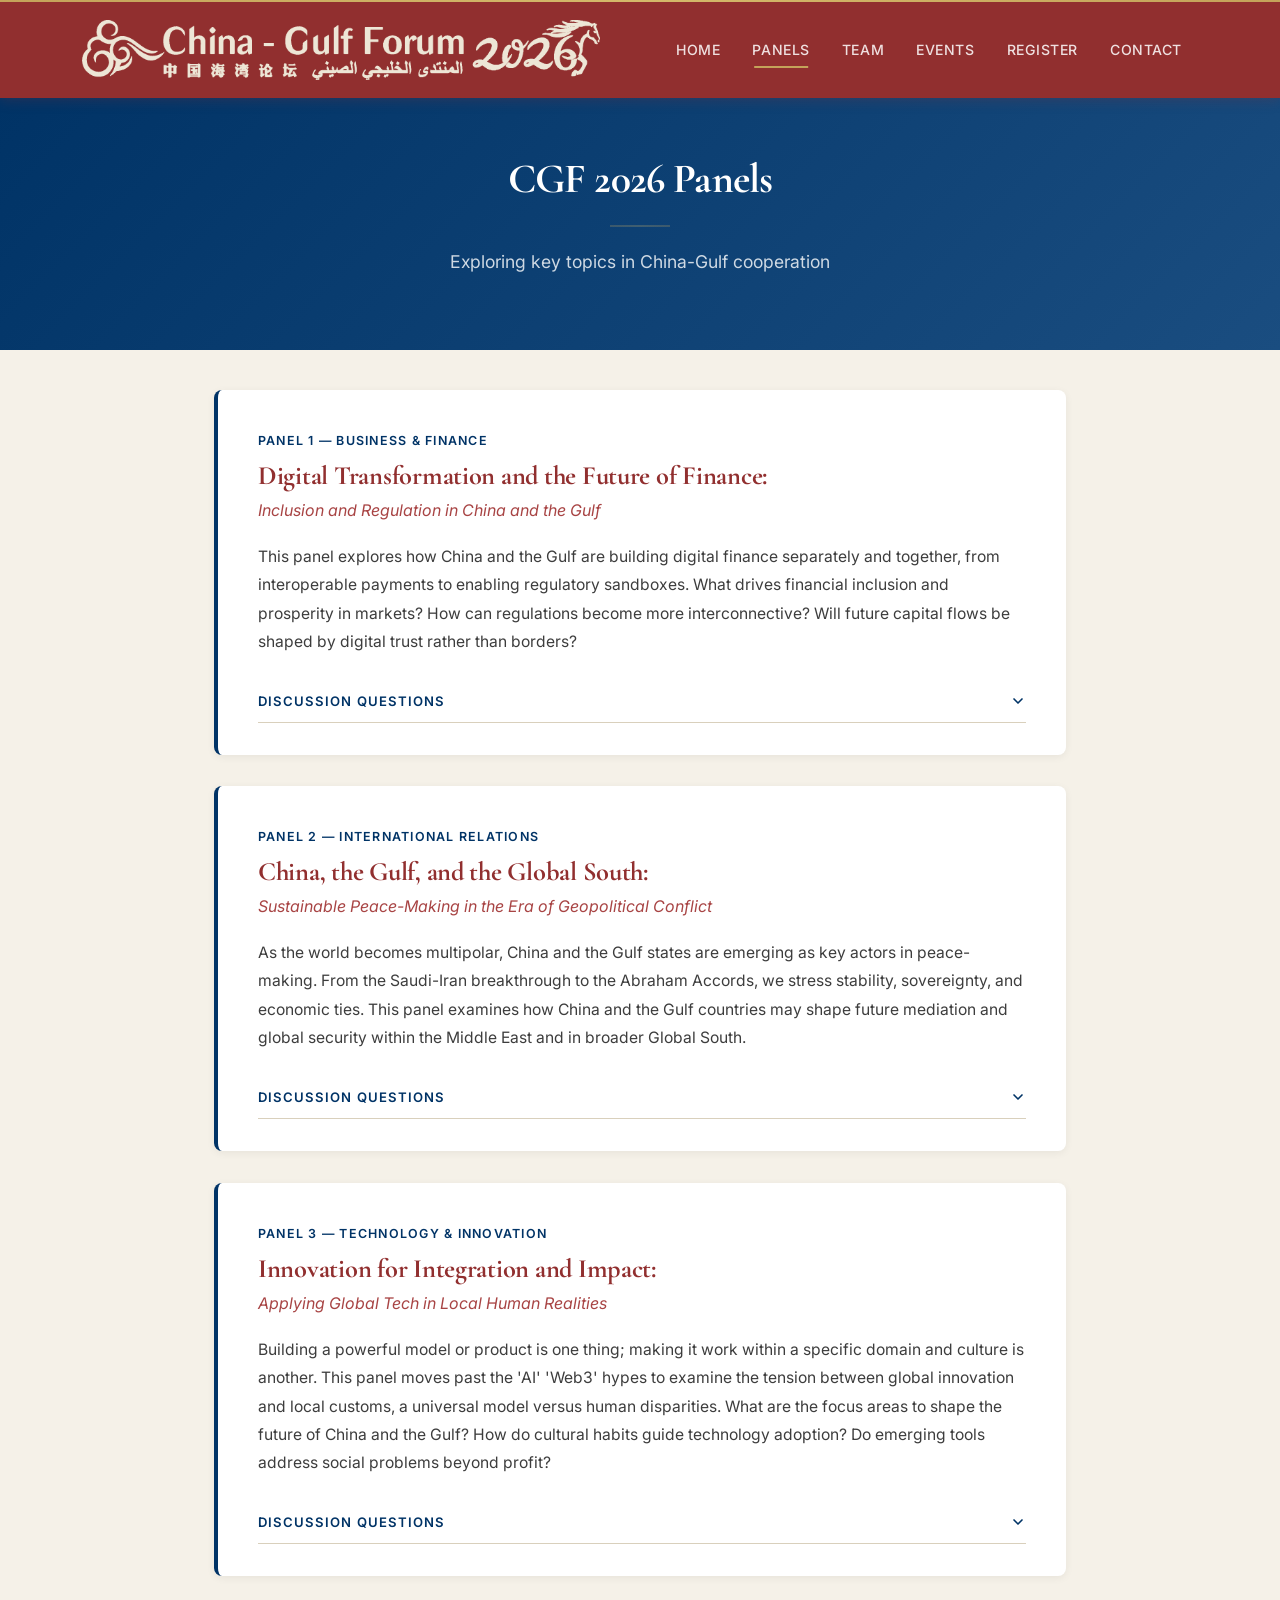
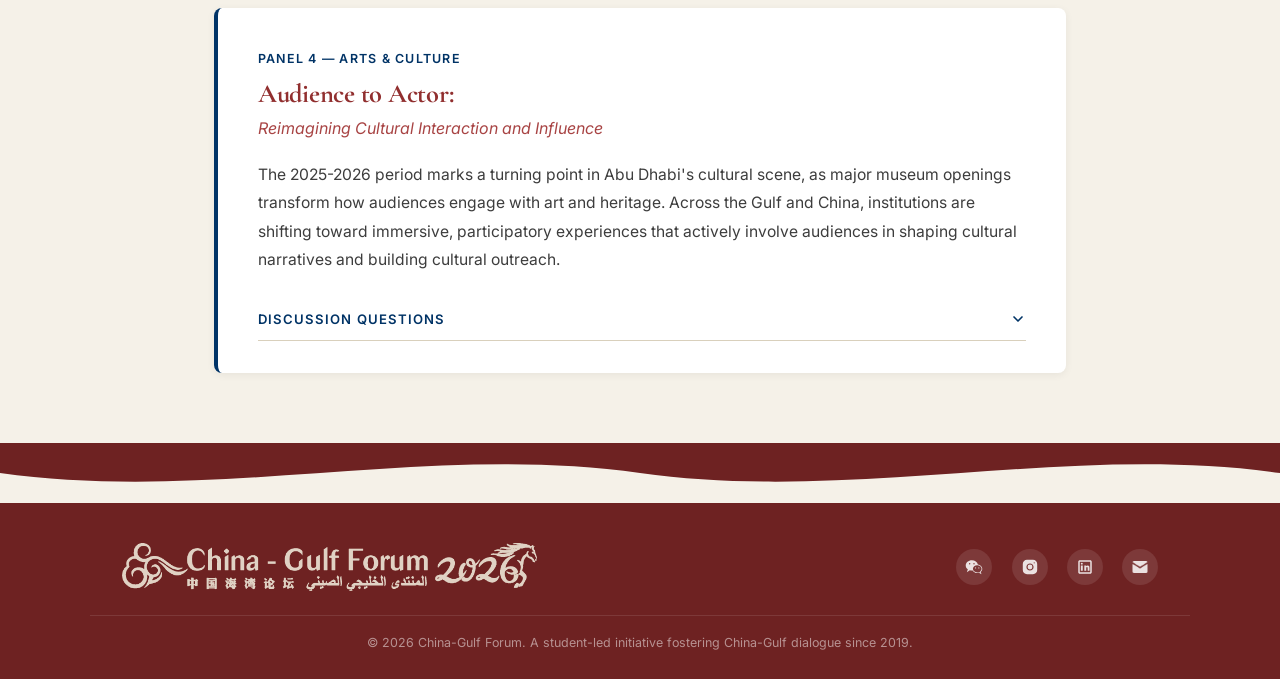
<file: panel.html>
<!DOCTYPE html>
<html lang="en">
<head>
    <meta charset="utf-8" />
    <meta name="viewport" content="width=device-width, initial-scale=1, shrink-to-fit=no" />
    <meta name="description" content="CGF 2026 Panels — Business & Finance, International Relations, Technology & Innovation, Arts & Culture" />
    <meta name="author" content="China-Gulf Forum" />
    <title>Panels — China-Gulf Forum 2026</title>
    <!-- Favicon -->
    <link rel="icon" type="image/x-icon" href="assets/favicon.ico" />
    <!-- Google Fonts -->
    <link rel="preconnect" href="https://fonts.googleapis.com">
    <link rel="preconnect" href="https://fonts.gstatic.com" crossorigin>
    <link href="https://fonts.googleapis.com/css2?family=Cormorant+Garamond:ital,wght@0,400;0,600;0,700;1,400&family=Inter:wght@400;500;600;700&family=Noto+Serif+SC:wght@400;600;700&display=swap" rel="stylesheet">
    <!-- Bootstrap 5 CSS -->
    <link href="https://cdn.jsdelivr.net/npm/bootstrap@5.2.3/dist/css/bootstrap.min.css" rel="stylesheet">
    <!-- CGF 2026 Theme -->
    <link href="css/cgf2026.css" rel="stylesheet" />
</head>
<body>

    <!-- Gold accent line -->
    <div class="gold-accent-line"></div>
    <!-- Scroll progress indicator -->
    <div class="scroll-progress" id="scrollProgress"></div>

    <!-- Navigation -->
    <nav class="cgf-navbar navbar navbar-expand-lg">
        <div class="container">
            <a class="navbar-brand" href="index.html">
                <img src="media/logo/CGF2026logo.png" alt="China-Gulf Forum 2026" style="height: 3em; width: auto;">
            </a>
            <button class="navbar-toggler" type="button" data-bs-toggle="collapse" data-bs-target="#cgfNav" aria-controls="cgfNav" aria-expanded="false" aria-label="Toggle navigation">
                <span class="navbar-toggler-icon"></span>
            </button>
            <div class="collapse navbar-collapse" id="cgfNav">
                <ul class="navbar-nav ms-auto">
                    <li class="nav-item"><a class="nav-link" href="index.html">Home</a></li>
                    <li class="nav-item"><a class="nav-link active" href="panel.html">Panels</a></li>
                    <li class="nav-item"><a class="nav-link" href="partners.html">Team</a></li>
                    <li class="nav-item"><a class="nav-link" href="about.html">Events</a></li>
                    <li class="nav-item"><a class="nav-link" href="https://forms.gle/585DhxVJJm5SHbv1A" target="_blank">Register</a></li>
                    <li class="nav-item"><a class="nav-link" href="contact.html">Contact</a></li>
                </ul>
            </div>
        </div>
    </nav>

    <!-- Page Header -->
    <div class="panels-header">
        <div class="container">
            <h1>CGF 2026 Panels</h1>
            <hr class="gold-divider">
            <p>Exploring key topics in China-Gulf cooperation</p>
        </div>
    </div>

    <!-- Panels -->
    <div class="panels-container">

        <!-- Panel 1 — Business & Finance -->
        <div class="panel-card" data-animate="fade-up">
            <div class="panel-number">Panel 1 — Business &amp; Finance</div>
            <h2>Digital Transformation and the Future of Finance:</h2>
            <div class="panel-subtitle">Inclusion and Regulation in China and the Gulf</div>
            <p class="panel-body">This panel explores how China and the Gulf are building digital finance separately and together, from interoperable payments to enabling regulatory sandboxes. What drives financial inclusion and prosperity in markets? How can regulations become more interconnective? Will future capital flows be shaped by digital trust rather than borders?</p>
            <div class="panel-accordion">
                <button class="panel-accordion-trigger">Discussion Questions <svg width="16" height="16" viewBox="0 0 24 24" fill="none" stroke="currentColor" stroke-width="2.5" stroke-linecap="round" stroke-linejoin="round"><polyline points="6 9 12 15 18 9"></polyline></svg></button>
                <div class="panel-accordion-content">
                    <ol class="discussion-questions">
                        <li>Should financial free zones expand their role to reduce regulatory friction and enable simultaneous multi-market launches? As fintech outpaces regulation, products are often licensed in the Gulf but not yet recognized in Asia.</li>
                        <li>How is real-world asset tokenization reshaping access and liquidity in bilateral investment, and what regulatory frameworks are needed to build global confidence?</li>
                        <li>How can real-time payments and digital currencies realistically deliver instant, near-zero-cost cross-border settlement, and what key barrier remains?</li>
                    </ol>
                </div>
            </div>
        </div>

        <!-- Panel 2 — International Relations -->
        <div class="panel-card" data-animate="fade-up">
            <div class="panel-number">Panel 2 — International Relations</div>
            <h2>China, the Gulf, and the Global South:</h2>
            <div class="panel-subtitle">Sustainable Peace-Making in the Era of Geopolitical Conflict</div>
            <p class="panel-body">As the world becomes multipolar, China and the Gulf states are emerging as key actors in peace-making. From the Saudi-Iran breakthrough to the Abraham Accords, we stress stability, sovereignty, and economic ties. This panel examines how China and the Gulf countries may shape future mediation and global security within the Middle East and in broader Global South.</p>
            <div class="panel-accordion">
                <button class="panel-accordion-trigger">Discussion Questions <svg width="16" height="16" viewBox="0 0 24 24" fill="none" stroke="currentColor" stroke-width="2.5" stroke-linecap="round" stroke-linejoin="round"><polyline points="6 9 12 15 18 9"></polyline></svg></button>
                <div class="panel-accordion-content">
                    <ol class="discussion-questions">
                        <li>How do you see the current geopolitical tensions reshaping the expectations placed on China and the Gulf region? Are they viewed more as potential peace brokers or spectators?</li>
                        <li>How do China and the Gulf stand together to further their interests, strategically and economically, by taking on a more active broking role in geopolitical conflict?</li>
                        <li>Given both regions have historically preferred quiet diplomacy, what would a more proactive mediation strategy look like in practice, and how far do you think each side is willing to go?</li>
                    </ol>
                </div>
            </div>
        </div>

        <!-- Panel 3 — Technology & Innovation -->
        <div class="panel-card" data-animate="fade-up">
            <div class="panel-number">Panel 3 — Technology &amp; Innovation</div>
            <h2>Innovation for Integration and Impact:</h2>
            <div class="panel-subtitle">Applying Global Tech in Local Human Realities</div>
            <p class="panel-body">Building a powerful model or product is one thing; making it work within a specific domain and culture is another. This panel moves past the 'AI' 'Web3' hypes to examine the tension between global innovation and local customs, a universal model versus human disparities. What are the focus areas to shape the future of China and the Gulf? How do cultural habits guide technology adoption? Do emerging tools address social problems beyond profit?</p>
            <div class="panel-accordion">
                <button class="panel-accordion-trigger">Discussion Questions <svg width="16" height="16" viewBox="0 0 24 24" fill="none" stroke="currentColor" stroke-width="2.5" stroke-linecap="round" stroke-linejoin="round"><polyline points="6 9 12 15 18 9"></polyline></svg></button>
                <div class="panel-accordion-content">
                    <ol class="discussion-questions">
                        <li>The "super app" model works in China. Did you attempt to bring it to the Gulf, or abandon it altogether? What cultural barriers did you encounter, and what changes were necessary to build trust?</li>
                        <li>Was there a deal where the metrics looked weak, say slow growth or a small market, but you invested anyway because of a contrarian view on the region?</li>
                        <li>Is there a social project where unit economics worked without subsidy? What are the gaps between building code and building trust?</li>
                        <li>Is there a human concept or cultural rule that AI consistently fails to learn, regardless of data?</li>
                    </ol>
                </div>
            </div>
        </div>

        <!-- Panel 4 — Arts & Culture -->
        <div class="panel-card" data-animate="fade-up">
            <div class="panel-number">Panel 4 — Arts &amp; Culture</div>
            <h2>Audience to Actor:</h2>
            <div class="panel-subtitle">Reimagining Cultural Interaction and Influence</div>
            <p class="panel-body">The 2025-2026 period marks a turning point in Abu Dhabi's cultural scene, as major museum openings transform how audiences engage with art and heritage. Across the Gulf and China, institutions are shifting toward immersive, participatory experiences that actively involve audiences in shaping cultural narratives and building cultural outreach.</p>
            <div class="panel-accordion">
                <button class="panel-accordion-trigger">Discussion Questions <svg width="16" height="16" viewBox="0 0 24 24" fill="none" stroke="currentColor" stroke-width="2.5" stroke-linecap="round" stroke-linejoin="round"><polyline points="6 9 12 15 18 9"></polyline></svg></button>
                <div class="panel-accordion-content">
                    <ol class="discussion-questions">
                        <li>How can cultural experiences move audiences from observation to participation and co-creation?</li>
                        <li>What ethical and creative questions emerge when technology serves as the main medium for art or cultural expression? How can technology enhance content creation and sharing while preserving authenticity and emotion?</li>
                        <li>How can the Gulf and China collaborate to develop innovative models of cultural experience design?</li>
                    </ol>
                </div>
            </div>
        </div>

    </div>

    <!-- Wave Divider -->
    <div class="wave-divider">
        <svg viewBox="0 0 1440 120" preserveAspectRatio="none" xmlns="http://www.w3.org/2000/svg">
            <path d="M0,60 C240,120 480,0 720,60 C960,120 1200,0 1440,60 L1440,120 L0,120 Z" fill="var(--maroon-dark)"/>
        </svg>
    </div>

    <!-- Footer -->
    <footer class="cgf-footer">
        <div class="footer-inner">
            <a href="index.html" class="footer-brand">
                <img src="media/logo/CGF2026logo.png" alt="China-Gulf Forum 2026" style="height: 3em; width: auto;">
            </a>
            <div class="footer-social">
                <a href="https://mp.weixin.qq.com/mp/profile_ext?action=home&__biz=Mzk0NDE5NTkwMQ==&scene=124#wechat_redirect" target="_blank" title="WeChat"><img src="media/icons/wechat.svg" alt="WeChat"></a>
                <a href="https://www.instagram.com/china_gulf_forum/" target="_blank" title="Instagram"><img src="media/icons/instagram.svg" alt="Instagram"></a>
                <a href="https://www.linkedin.com/company/china-gulf-forum/posts/?feedView=all" target="_blank" title="LinkedIn"><img src="media/icons/linkedin.svg" alt="LinkedIn"></a>
                <a href="mailto:china-gulf-forum-nyuad@nyu.edu" title="Email"><img src="media/icons/mail.png" alt="Email"></a>
            </div>
        </div>
        <div class="footer-bottom">
            <p>&copy; 2026 China-Gulf Forum. A student-led initiative fostering China-Gulf dialogue since 2019.</p>
        </div>
    </footer>

    <!-- Back to Top -->
    <button class="back-to-top" id="backToTop" aria-label="Back to top">
        <svg width="20" height="20" viewBox="0 0 24 24" fill="none" stroke="currentColor" stroke-width="2.5" stroke-linecap="round" stroke-linejoin="round"><polyline points="18 15 12 9 6 15"></polyline></svg>
    </button>

    <!-- Bootstrap JS -->
    <script src="https://cdn.jsdelivr.net/npm/bootstrap@5.2.3/dist/js/bootstrap.bundle.min.js"></script>
    <script src="js/scripts.js"></script>
</body>
</html>
</file>
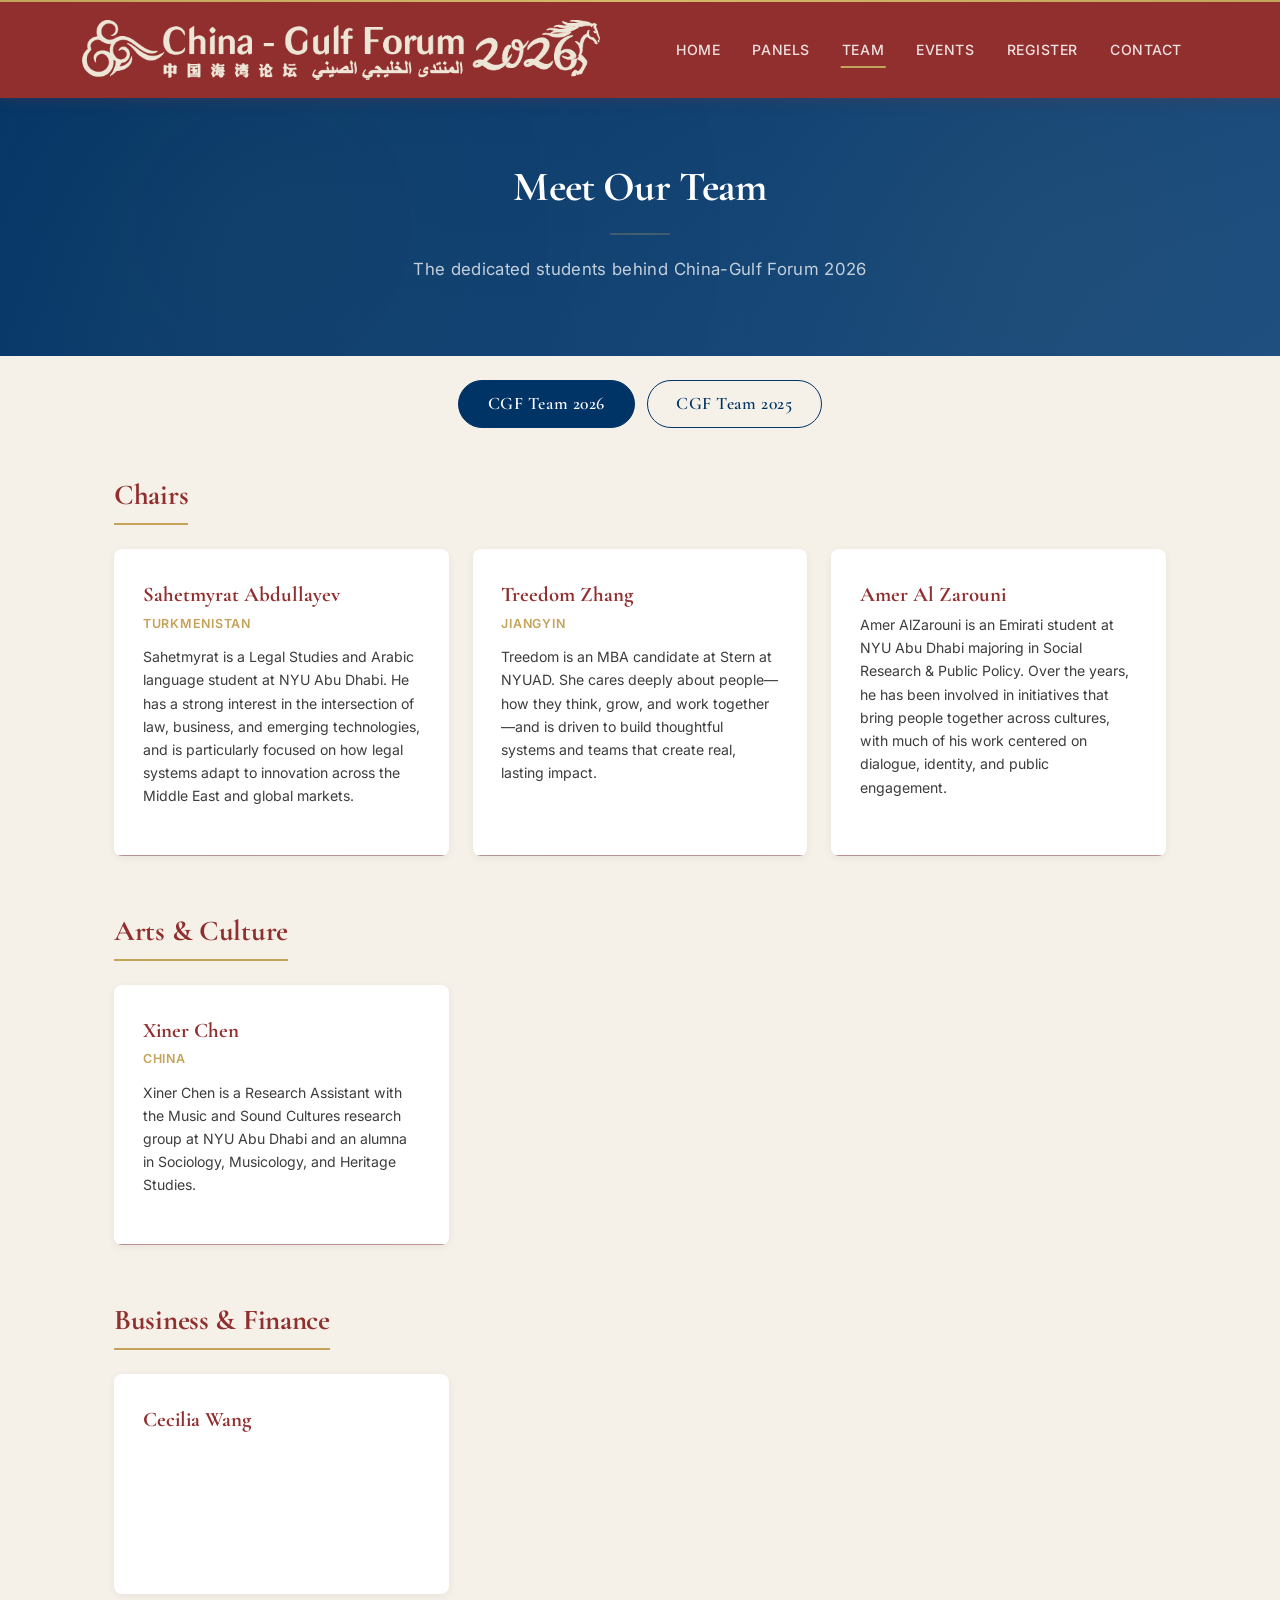
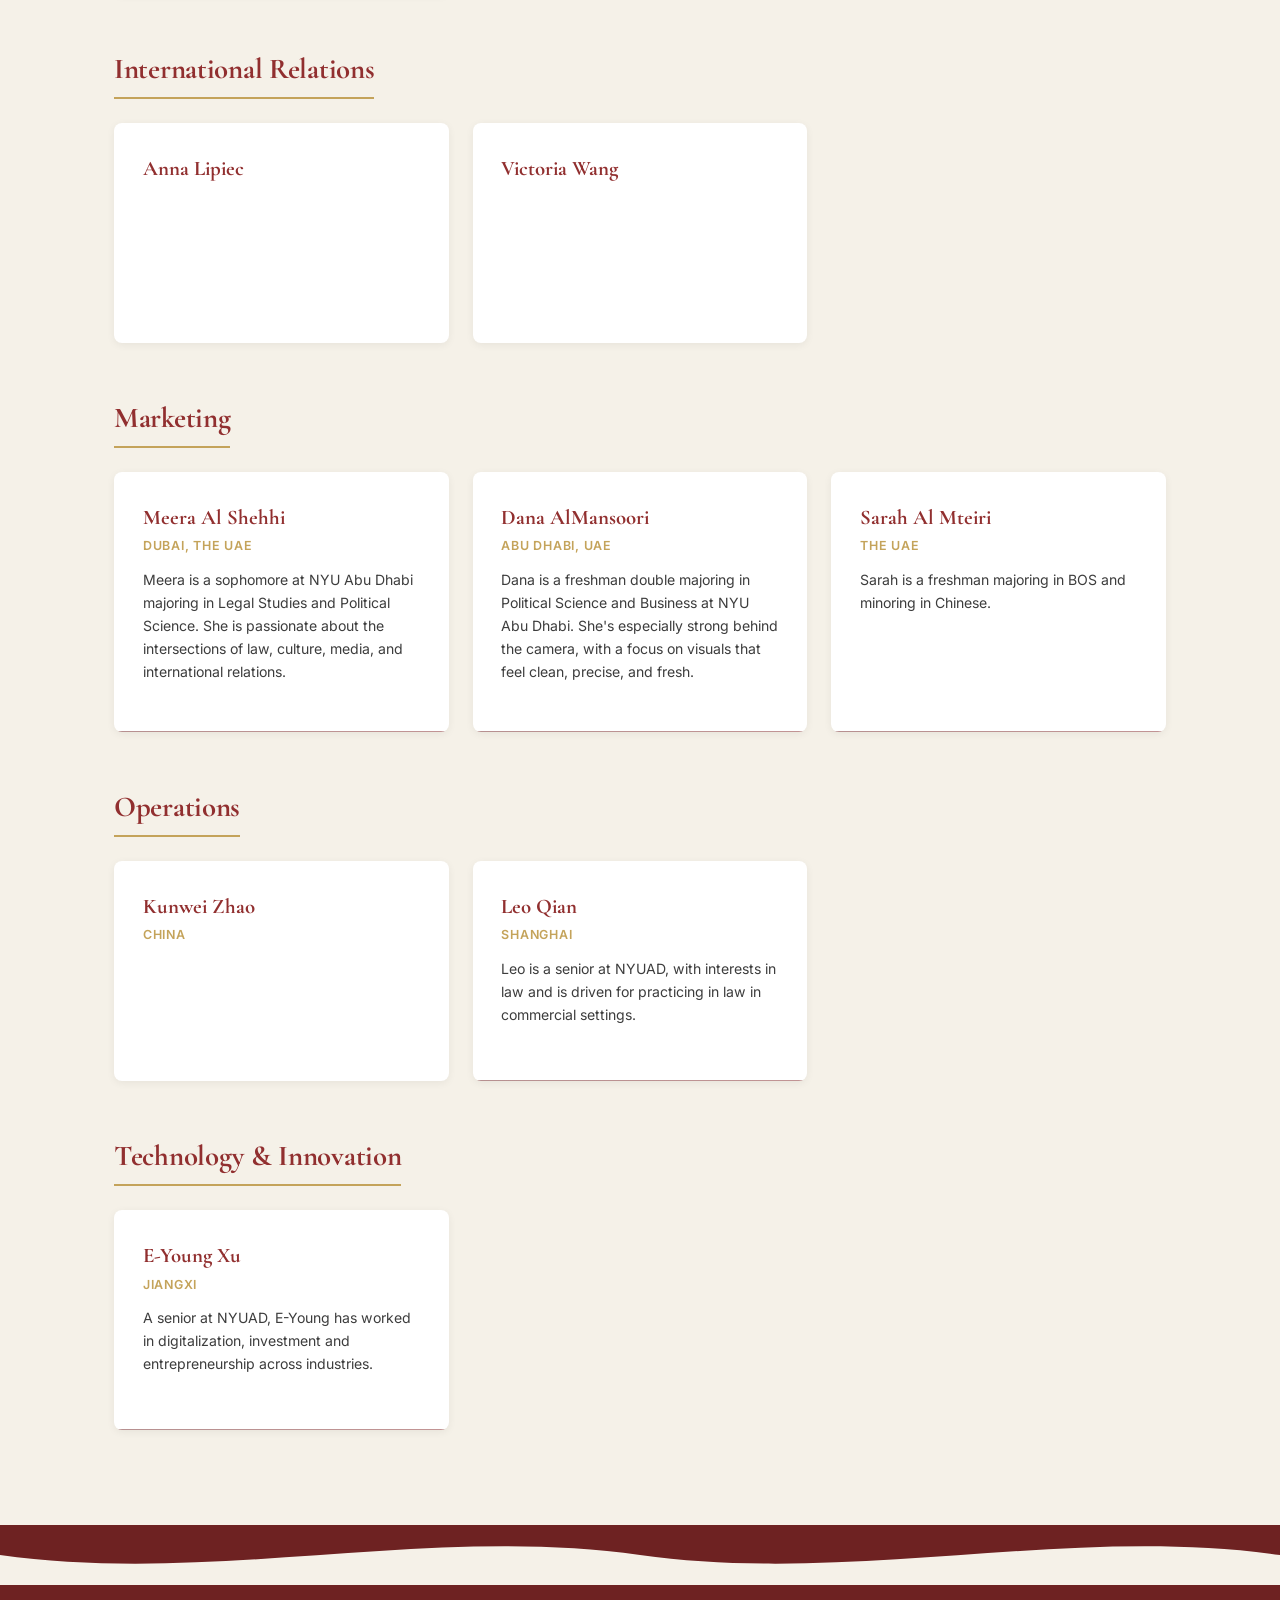
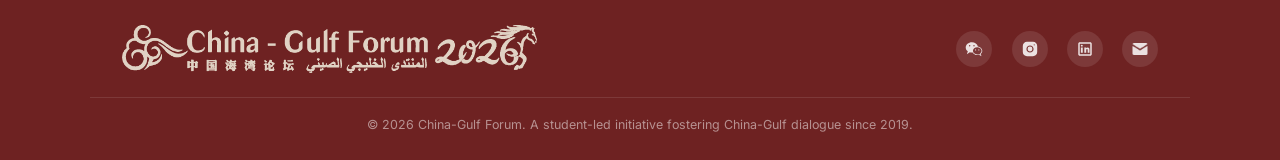
<file: partners.html>
<!DOCTYPE html>
<html lang="en">
<head>
    <meta charset="utf-8" />
    <meta name="viewport" content="width=device-width, initial-scale=1, shrink-to-fit=no" />
    <meta name="description" content="Meet the CGF 2026 team members" />
    <meta name="author" content="China-Gulf Forum" />
    <title>Team — China-Gulf Forum 2026</title>
    <!-- Favicon -->
    <link rel="icon" type="image/x-icon" href="assets/favicon.ico" />
    <!-- Google Fonts -->
    <link rel="preconnect" href="https://fonts.googleapis.com">
    <link rel="preconnect" href="https://fonts.gstatic.com" crossorigin>
    <link href="https://fonts.googleapis.com/css2?family=Cormorant+Garamond:ital,wght@0,400;0,600;0,700;1,400&family=Inter:wght@400;500;600;700&family=Noto+Serif+SC:wght@400;600;700&display=swap" rel="stylesheet">
    <!-- Bootstrap 5 CSS -->
    <link href="https://cdn.jsdelivr.net/npm/bootstrap@5.2.3/dist/css/bootstrap.min.css" rel="stylesheet">
    <!-- CGF 2026 Theme -->
    <link href="css/cgf2026.css" rel="stylesheet" />
</head>
<body>

    <!-- Gold accent line -->
    <div class="gold-accent-line"></div>
    <!-- Scroll progress indicator -->
    <div class="scroll-progress" id="scrollProgress"></div>

    <!-- Navigation -->
    <nav class="cgf-navbar navbar navbar-expand-lg">
        <div class="container">
            <a class="navbar-brand" href="index.html">
                <img src="media/logo/CGF2026logo.png" alt="China-Gulf Forum 2026" style="height: 3em; width: auto;">
            </a>
            <button class="navbar-toggler" type="button" data-bs-toggle="collapse" data-bs-target="#cgfNav" aria-controls="cgfNav" aria-expanded="false" aria-label="Toggle navigation">
                <span class="navbar-toggler-icon"></span>
            </button>
            <div class="collapse navbar-collapse" id="cgfNav">
                <ul class="navbar-nav ms-auto">
                    <li class="nav-item"><a class="nav-link" href="index.html">Home</a></li>
                    <li class="nav-item"><a class="nav-link" href="panel.html">Panels</a></li>
                    <li class="nav-item"><a class="nav-link active" href="partners.html">Team</a></li>
                    <li class="nav-item"><a class="nav-link" href="about.html">Events</a></li>
                    <li class="nav-item"><a class="nav-link" href="https://forms.gle/585DhxVJJm5SHbv1A" target="_blank">Register</a></li>
                    <li class="nav-item"><a class="nav-link" href="contact.html">Contact</a></li>
                </ul>
            </div>
        </div>
    </nav>

    <!-- Page Header -->
    <div class="team-header">
        <div class="container">
            <h1>Meet Our Team</h1>
            <hr class="gold-divider">
            <p class="team-header-tagline">The dedicated students behind China-Gulf Forum 2026</p>
        </div>
    </div>

    <!-- Year Toggle Tabs -->
    <div class="team-year-tabs">
        <div class="container">
            <ul class="nav nav-pills justify-content-center" id="teamYearTabs" role="tablist">
                <li class="nav-item" role="presentation">
                    <button class="nav-link active" id="team2026-tab" data-bs-toggle="pill" data-bs-target="#team2026" type="button" role="tab" aria-controls="team2026" aria-selected="true">CGF Team 2026</button>
                </li>
                <li class="nav-item" role="presentation">
                    <button class="nav-link" id="team2025-tab" data-bs-toggle="pill" data-bs-target="#team2025" type="button" role="tab" aria-controls="team2025" aria-selected="false">CGF Team 2025</button>
                </li>
            </ul>
        </div>
    </div>

    <div class="tab-content" id="teamYearTabContent">
        <!-- CGF Team 2026 (Active Tab) -->
        <div class="tab-pane fade show active" id="team2026" role="tabpanel" aria-labelledby="team2026-tab">
            <div class="team-container">
                <!-- Chairs Section -->
                <div class="team-section">
                    <h2 class="team-dept-title">Chairs</h2>
                    <div class="team-grid">
                        <div class="team-card">
                            <div class="team-card-front">
                                <h3 class="team-card-name">Sahetmyrat Abdullayev</h3>
                                <p class="team-card-home">Turkmenistan</p>
                                <p class="team-card-bio">Sahetmyrat is a Legal Studies and Arabic language student at NYU Abu Dhabi. He has a strong interest in the intersection of law, business, and emerging technologies, and is particularly focused on how legal systems adapt to innovation across the Middle East and global markets.</p>
                            </div>
                            <div class="team-card-overlay">
                                <p><strong>Why I Joined:</strong> A belief in the importance of fostering meaningful dialogue between the Gulf and China, especially at a time when legal, economic, and technological cooperation is rapidly evolving.</p>
                                <p><strong>What I Hope to Achieve:</strong> Contribute to the strategic growth of CGF by strengthening cross-regional partnerships, facilitating impactful conversations, and creating platforms that connect students, professionals, and policymakers.</p>
                            </div>
                        </div>
                        <div class="team-card">
                            <div class="team-card-front">
                                <h3 class="team-card-name">Treedom Zhang</h3>
                                <p class="team-card-home">Jiangyin</p>
                                <p class="team-card-bio">Treedom is an MBA candidate at Stern at NYUAD. She cares deeply about people—how they think, grow, and work together—and is driven to build thoughtful systems and teams that create real, lasting impact.</p>
                            </div>
                            <div class="team-card-overlay">
                                <p><strong>Why I Joined:</strong> The CGF team never fails to surprise me with the talent, passion, and vision it brings. I want to build lifelong friendships with like-minded students.</p>
                                <p><strong>What I Hope to Achieve:</strong> I hope to make CGF a great memory for everyone involved, including the team, speakers, and audience.</p>
                            </div>
                        </div>
                        <div class="team-card">
                            <div class="team-card-front">
                                <h3 class="team-card-name">Amer Al Zarouni</h3>
                                <p class="team-card-bio">Amer AlZarouni is an Emirati student at NYU Abu Dhabi majoring in Social Research &amp; Public Policy. Over the years, he has been involved in initiatives that bring people together across cultures, with much of his work centered on dialogue, identity, and public engagement.</p>
                            </div>
                            <div class="team-card-overlay">
                                <p><strong>Why I Joined:</strong> Amer joined because he believes in the importance of creating spaces where meaningful dialogue between the Gulf and China can take place, and was drawn to the forum because of his interest in the relationship between the two regions and to help shape conversations that connect people, perspectives, and ideas.</p>
                                <p><strong>What I Hope to Achieve:</strong> Amer hopes to build on the work already done and help take the forum further in a way that is thoughtful, engaging, and impactful, creating conversations that deepen understanding and make the relationship between China and the Gulf more accessible and relevant to students and the wider community.</p>
                            </div>
                        </div>
                    </div>
                </div>

                <!-- Arts & Culture -->
                <div class="team-section">
                    <h2 class="team-dept-title">Arts &amp; Culture</h2>
                    <div class="team-grid">
                        <div class="team-card">
                            <div class="team-card-front">
                                <h3 class="team-card-name">Xiner Chen</h3>
                                <p class="team-card-home">China</p>
                                <p class="team-card-bio">Xiner Chen is a Research Assistant with the Music and Sound Cultures research group at NYU Abu Dhabi and an alumna in Sociology, Musicology, and Heritage Studies.</p>
                            </div>
                            <div class="team-card-overlay">
                                <p><strong>Why I Joined:</strong> I joined CGF to promote cross-cultural understanding through arts and culture.</p>
                                <p><strong>What I Hope to Achieve:</strong> Build an active arts community and foster cultural exchange.</p>
                            </div>
                        </div>
                    </div>
                </div>

                <!-- Business & Finance -->
                <div class="team-section">
                    <h2 class="team-dept-title">Business &amp; Finance</h2>
                    <div class="team-grid">
                        <div class="team-card">
                            <div class="team-card-front">
                                <h3 class="team-card-name">Cecilia Wang</h3>
                            </div>
                            <div class="team-card-overlay"></div>
                        </div>
                    </div>
                </div>

                <!-- International Relations -->
                <div class="team-section">
                    <h2 class="team-dept-title">International Relations</h2>
                    <div class="team-grid">
                        <div class="team-card">
                            <div class="team-card-front">
                                <h3 class="team-card-name">Anna Lipiec</h3>
                            </div>
                            <div class="team-card-overlay"></div>
                        </div>
                        <div class="team-card">
                            <div class="team-card-front">
                                <h3 class="team-card-name">Victoria Wang</h3>
                            </div>
                            <div class="team-card-overlay"></div>
                        </div>
                    </div>
                </div>

                <!-- Marketing -->
                <div class="team-section">
                    <h2 class="team-dept-title">Marketing</h2>
                    <div class="team-grid">
                        <div class="team-card">
                            <div class="team-card-front">
                                <h3 class="team-card-name">Meera Al Shehhi</h3>
                                <p class="team-card-home">Dubai, the UAE</p>
                                <p class="team-card-bio">Meera is a sophomore at NYU Abu Dhabi majoring in Legal Studies and Political Science. She is passionate about the intersections of law, culture, media, and international relations.</p>
                            </div>
                            <div class="team-card-overlay">
                                <p><strong>Why I Joined:</strong> Vision to engage youth in global dialogue on China-Gulf relations through strategic and impactful marketing.</p>
                                <p><strong>What I Hope to Achieve:</strong> To position CGF as a leading and credible platform that resonates with both youth and industry-leaders.</p>
                            </div>
                        </div>
                        <div class="team-card">
                            <div class="team-card-front">
                                <h3 class="team-card-name">Dana AlMansoori</h3>
                                <p class="team-card-home">Abu Dhabi, UAE</p>
                                <p class="team-card-bio">Dana is a freshman double majoring in Political Science and Business at NYU Abu Dhabi. She's especially strong behind the camera, with a focus on visuals that feel clean, precise, and fresh.</p>
                            </div>
                            <div class="team-card-overlay">
                                <p><strong>Why I Joined:</strong> Dana joined the marketing team to broaden her skill set and explore creative work.</p>
                                <p><strong>What I Hope to Achieve:</strong> She hopes to refine her creative direction, expand her range, and create work that stands out.</p>
                            </div>
                        </div>
                        <div class="team-card">
                            <div class="team-card-front">
                                <h3 class="team-card-name">Sarah Al Mteiri</h3>
                                <p class="team-card-home">The UAE</p>
                                <p class="team-card-bio">Sarah is a freshman majoring in BOS and minoring in Chinese.</p>
                            </div>
                            <div class="team-card-overlay">
                                <p><strong>Why I Joined:</strong> Sarah joined due to her strong interest in Chinese culture, language, and traditions.</p>
                                <p><strong>What I Hope to Achieve:</strong> To leverage her strong marketing skills while also learning and growing through the experience.</p>
                            </div>
                        </div>
                    </div>
                </div>

                <!-- Operations -->
                <div class="team-section">
                    <h2 class="team-dept-title">Operations</h2>
                    <div class="team-grid">
                        <div class="team-card">
                            <div class="team-card-front">
                                <h3 class="team-card-name">Kunwei Zhao</h3>
                                <p class="team-card-home">China</p>
                            </div>
                            <div class="team-card-overlay"></div>
                        </div>
                        <div class="team-card">
                            <div class="team-card-front">
                                <h3 class="team-card-name">Leo Qian</h3>
                                <p class="team-card-home">Shanghai</p>
                                <p class="team-card-bio">Leo is a senior at NYUAD, with interests in law and is driven for practicing in law in commercial settings.</p>
                            </div>
                            <div class="team-card-overlay">
                                <p><strong>Why I Joined:</strong> To facilitate culture exchange, enhance collaboration and create opportunities between China and GCC.</p>
                                <p><strong>What I Hope to Achieve:</strong> Foster exchange of ideas and bring every attendees an intriguing experience.</p>
                            </div>
                        </div>
                    </div>
                </div>

                <!-- Technology & Innovation -->
                <div class="team-section">
                    <h2 class="team-dept-title">Technology &amp; Innovation</h2>
                    <div class="team-grid">
                        <div class="team-card">
                            <div class="team-card-front">
                                <h3 class="team-card-name">E-Young Xu</h3>
                                <p class="team-card-home">Jiangxi</p>
                                <p class="team-card-bio">A senior at NYUAD, E-Young has worked in digitalization, investment and entrepreneurship across industries.</p>
                            </div>
                            <div class="team-card-overlay">
                                <p><strong>Why I Joined:</strong> To activate the joint potential of China-Gulf as global innovation hubs.</p>
                                <p><strong>What I Hope to Achieve:</strong> Bring attention and talents to enable the AI paradigm shift and cross-market co-development.</p>
                            </div>
                        </div>
                    </div>
                </div>
            </div>
        </div>

        <!-- CGF Team 2025 -->
        <div class="tab-pane fade" id="team2025" role="tabpanel" aria-labelledby="team2025-tab">
            <div class="team-container">

        <!-- Chairs Section -->
        <div class="team-section">
            <h2 class="team-dept-title">Chairs</h2>
            <div class="team-grid">
                <div class="team-card">
                    <div class="team-card-front">
                        <h3 class="team-card-name">Siqiao Liang</h3>
                        <p class="team-card-home">Beijing</p>
                        <p class="team-card-bio">Siqiao studies Social Research and Public Policy and Arabic at NYU Abu Dhabi. He is the Vice President of the Abu Dhabi Chapter of Chinese Students and Scholars Association.</p>
                    </div>
                    <div class="team-card-overlay">
                        <p><strong>Why I Joined:</strong> CGF has the potential to make a greater contribution to Chinese and Gulf societies, as well as to our community in Abu Dhabi.</p>
                        <p><strong>What I Hope to Achieve:</strong> Encourage greater participation from students, scholars, practitioners, and the public in China-UAE and China-Gulf interactions and exchanges.</p>
                    </div>
                </div>
                <div class="team-card">
                    <div class="team-card-front">
                        <h3 class="team-card-name">Evan Wang</h3>
                        <p class="team-card-home">China</p>
                        <p class="team-card-bio">Evan is a senior majoring in Economics at NYU Abu Dhabi, specializing in Finance. He possesses strong interests in the field of Leveraged Finance and would practice Investment Banking in Hong Kong upon graduation.</p>
                    </div>
                    <div class="team-card-overlay">
                        <p><strong>Why I Joined:</strong> Vision to reduce bias in bilateral communication.</p>
                        <p><strong>What I Hope to Achieve:</strong> Build sustainable growth of CGF and strengthen collaboration between Abu Dhabi and Beijing Team.</p>
                    </div>
                </div>
                <div class="team-card">
                    <div class="team-card-front">
                        <h3 class="team-card-name">H.H. Zayed Al Nahyan</h3>
                        <p class="team-card-home">UAE</p>
                    </div>
                    <div class="team-card-overlay"></div>
                </div>
                <div class="team-card">
                    <div class="team-card-front">
                        <h3 class="team-card-name">Abdulmalek AlHakem</h3>
                        <p class="team-card-home">UAE</p>
                    </div>
                    <div class="team-card-overlay"></div>
                </div>
            </div>
        </div>

        <!-- AD Arts & Culture -->
        <div class="team-section">
            <h2 class="team-dept-title">AD Arts &amp; Culture</h2>
            <div class="team-grid">
                <div class="team-card">
                    <div class="team-card-front">
                        <h3 class="team-card-name">Berenice Lara</h3>
                        <p class="team-card-home">Mexico</p>
                        <p class="team-card-bio">Berenice was born and raised in Chiapas, Mexico. She is currently a sophomore majoring in Political Sciences and minoring in both Chinese and Arabic at NYUAD.</p>
                    </div>
                    <div class="team-card-overlay">
                        <p><strong>Why I Joined:</strong> Berenice has always wanted to join CGF since she attended in her freshman year. She finds the talks extremely informative about the UAE and its relationships with China.</p>
                        <p><strong>What I Hope to Achieve:</strong> She hopes CGF sparks interest in the China-Gulf relationships and their role in future geopolitics.</p>
                    </div>
                </div>
                <div class="team-card">
                    <div class="team-card-front">
                        <h3 class="team-card-name">Clement Shen</h3>
                        <p class="team-card-home">Shanghai</p>
                        <p class="team-card-bio">Clement is a senior at NYU Abu Dhabi, majoring in psychology and theater. He is also a director and stage manager based in Abu Dhabi and Shanghai.</p>
                    </div>
                    <div class="team-card-overlay">
                        <p><strong>Why I Joined:</strong> To support my friends.</p>
                        <p><strong>What I Hope to Achieve:</strong> He hopes to promote the development of performing arts in the region and back home.</p>
                    </div>
                </div>
                <div class="team-card">
                    <div class="team-card-front">
                        <h3 class="team-card-name">Emilie Oda</h3>
                        <p class="team-card-home">Tokyo</p>
                        <p class="team-card-bio">Emilie is a freshman intending to major in Math. She is from Japan but is learning Chinese and happy to be part of the Arts &amp; Culture team!</p>
                    </div>
                    <div class="team-card-overlay">
                        <p><strong>Why I Joined:</strong> Emilie joined CGF to integrate herself in Chinese culture and hopes her experience in performance arts can benefit the forum.</p>
                        <p><strong>What I Hope to Achieve:</strong> A better understanding of both worlds — China and the Gulf — from the performance arts perspective.</p>
                    </div>
                </div>
                <div class="team-card">
                    <div class="team-card-front">
                        <h3 class="team-card-name">Yutong Tang</h3>
                        <p class="team-card-home">Hefei</p>
                        <p class="team-card-bio">Yutong is a freshman student from China. She really likes cooking and reading all kinds of books!</p>
                    </div>
                    <div class="team-card-overlay">
                        <p><strong>Why I Joined:</strong> Growing up in China and studying in the UAE, Yutong is interested in how the relationship between the two places she calls home develops over time.</p>
                        <p><strong>What I Hope to Achieve:</strong> She wants to meet more people and bridge people together.</p>
                    </div>
                </div>
            </div>
        </div>

        <!-- AD Business, Economics, and Finance -->
        <div class="team-section">
            <h2 class="team-dept-title">AD Business, Economics, and Finance</h2>
            <div class="team-grid">
                <div class="team-card">
                    <div class="team-card-front">
                        <h3 class="team-card-name">Chris Huang</h3>
                        <p class="team-card-bio">Chris is a senior economics student at NYU Abu Dhabi with a minor in mathematics. He serves as the Head of the Business, Economics, and Finance Panel, wishing to bring dialogues and strengthen collaboration between regional markets.</p>
                    </div>
                    <div class="team-card-overlay"></div>
                </div>
                <div class="team-card">
                    <div class="team-card-front">
                        <h3 class="team-card-name">Nicoleta Geru</h3>
                        <p class="team-card-home">Republic of Moldova</p>
                        <p class="team-card-bio">Nicoleta is a freshman majoring in Economics with a strong interest in global affairs and public policy.</p>
                    </div>
                    <div class="team-card-overlay">
                        <p><strong>Why I Joined:</strong> Nicoleta joined CGF because of her deep interest in the economic, political, and cultural dynamics of the Gulf region and its evolving relationship with China.</p>
                        <p><strong>What I Hope to Achieve:</strong> She hopes to deepen her understanding of the evolving relationship between China and the Gulf.</p>
                    </div>
                </div>
                <div class="team-card">
                    <div class="team-card-front">
                        <h3 class="team-card-name">Yuhe Wu</h3>
                        <p class="team-card-home">Shanghai</p>
                        <p class="team-card-bio">Yuhe is a Junior majoring in economics.</p>
                    </div>
                    <div class="team-card-overlay">
                        <p><strong>Why I Joined:</strong> She wants to contribute to the conversation and learn from engaging.</p>
                        <p><strong>What I Hope to Achieve:</strong> She hopes to help more people understand the bonds between two regions.</p>
                    </div>
                </div>
            </div>
        </div>

        <!-- AD International Trade & Relations -->
        <div class="team-section">
            <h2 class="team-dept-title">AD International Trade &amp; Relations</h2>
            <div class="team-grid">
                <div class="team-card">
                    <div class="team-card-front">
                        <h3 class="team-card-name">Anna Lipiec</h3>
                        <p class="team-card-home">Poland</p>
                        <p class="team-card-bio">Anna is a sophomore studying Political Science and minoring in Chinese and Peace Studies.</p>
                    </div>
                    <div class="team-card-overlay">
                        <p><strong>Why I Joined:</strong> She wanted to be part of an extraordinary conference bringing together key actors in current global politics.</p>
                        <p><strong>What I Hope to Achieve:</strong> She hopes to become more skilled in conference organization and networking.</p>
                    </div>
                </div>
                <div class="team-card">
                    <div class="team-card-front">
                        <h3 class="team-card-name">Salama Al Ali</h3>
                        <p class="team-card-home">UAE</p>
                        <p class="team-card-bio">Salama is an Emirati freshman planning to major in Engineering.</p>
                    </div>
                    <div class="team-card-overlay">
                        <p><strong>Why I Joined:</strong> She is very interested in the relationship between China and the UAE and is confident these relations will continue to grow.</p>
                        <p><strong>What I Hope to Achieve:</strong> Salama hopes to build on her knowledge of international trade and polish her leadership skills.</p>
                    </div>
                </div>
                <div class="team-card">
                    <div class="team-card-front">
                        <h3 class="team-card-name">Treedom Zhang</h3>
                        <p class="team-card-home">China</p>
                        <p class="team-card-bio">Treedom is a research assistant at a cognitive neuroscience lab at NYUAD. She enjoys trying out new things and learning new skills.</p>
                    </div>
                    <div class="team-card-overlay">
                        <p><strong>Why I Joined:</strong> Treedom believes CGF is a great platform to collaborate with like-minded students and connect with industry experts.</p>
                        <p><strong>What I Hope to Achieve:</strong> She hopes to expand her knowledge in international trade and relations between China and the Gulf.</p>
                    </div>
                </div>
                <div class="team-card">
                    <div class="team-card-front">
                        <h3 class="team-card-name">Victoria Wang</h3>
                        <p class="team-card-home">China</p>
                        <p class="team-card-bio">Victoria is a junior majoring in SRPP.</p>
                    </div>
                    <div class="team-card-overlay">
                        <p><strong>Why I Joined:</strong> To explore more about Gulf China relations.</p>
                        <p><strong>What I Hope to Achieve:</strong> Have more network.</p>
                    </div>
                </div>
            </div>
        </div>

        <!-- AD Marketing -->
        <div class="team-section">
            <h2 class="team-dept-title">AD Marketing</h2>
            <div class="team-grid">
                <div class="team-card">
                    <div class="team-card-front">
                        <h3 class="team-card-name">Jiale Mi</h3>
                        <p class="team-card-home">Suzhou</p>
                        <p class="team-card-bio">Jiale is a junior majoring in psychology.</p>
                    </div>
                    <div class="team-card-overlay">
                        <p><strong>Why I Joined:</strong> This is his second time joining CGF. He had a great experience last year and it brought him great satisfaction seeing the forum implemented.</p>
                        <p><strong>What I Hope to Achieve:</strong> Market a great forum for everyone, to make the experience memorable.</p>
                    </div>
                </div>
                <div class="team-card">
                    <div class="team-card-front">
                        <h3 class="team-card-name">Elizabeth Li</h3>
                        <p class="team-card-home">Abu Dhabi</p>
                        <p class="team-card-bio">Elizabeth is a final year student double majoring in Economics and Social Research and Public Policy at NYU Abu Dhabi.</p>
                    </div>
                    <div class="team-card-overlay">
                        <p><strong>Why I Joined:</strong> Elizabeth joined CGF to contribute to a platform that bridges cultures, economies, and ideas globally.</p>
                        <p><strong>What I Hope to Achieve:</strong> She wants to explore perspectives that deepen mutual understanding between regions using innovative marketing strategies.</p>
                    </div>
                </div>
                <div class="team-card">
                    <div class="team-card-front">
                        <h3 class="team-card-name">Je-Luen Chang</h3>
                        <p class="team-card-home">Taiwan</p>
                        <p class="team-card-bio">Je-Luen is a senior majoring in Business and minoring in music. If you need someone to play piano for an event, he is your guy.</p>
                    </div>
                    <div class="team-card-overlay">
                        <p><strong>Why I Joined:</strong> Je-Luen joined CGF last semester and had an amazing experience learning about collaborations between China and the Gulf.</p>
                        <p><strong>What I Hope to Achieve:</strong> He hopes to learn more and put his marketing skills to use.</p>
                    </div>
                </div>
                <div class="team-card">
                    <div class="team-card-front">
                        <h3 class="team-card-name">Stephanie Yin</h3>
                        <p class="team-card-home">Suzhou</p>
                        <p class="team-card-bio">Stephanie is a senior at NYU Abu Dhabi, double majoring in Film and Business. She joined CGF in 2022 and leads marketing as Head of Marketing.</p>
                    </div>
                    <div class="team-card-overlay">
                        <p><strong>Why I Joined:</strong> She wanted to deepen her engagement with the region and achieve more in furthering China-Gulf engagement.</p>
                        <p><strong>What I Hope to Achieve:</strong> She hopes to gain skills in management and leadership and help people embrace diverse cultures.</p>
                    </div>
                </div>
            </div>
        </div>

        <!-- AD Operations -->
        <div class="team-section">
            <h2 class="team-dept-title">AD Operations</h2>
            <div class="team-grid">
                <div class="team-card">
                    <div class="team-card-front">
                        <h3 class="team-card-name">Ali Al Dailati</h3>
                        <p class="team-card-home">Lebanon</p>
                        <p class="team-card-bio">Ali is a freshman majoring in Biology and minoring in Political Science. He is a big aviation enthusiast and an avid political thinker!</p>
                    </div>
                    <div class="team-card-overlay">
                        <p><strong>Why I Joined:</strong> He joined CGF to engage with emerging Gulf-China partnerships driving economic growth and multilateral cooperation.</p>
                        <p><strong>What I Hope to Achieve:</strong> Ali aims to support initiatives through resource allocation frameworks.</p>
                    </div>
                </div>
                <div class="team-card">
                    <div class="team-card-front">
                        <h3 class="team-card-name">Jingyi Ma</h3>
                        <p class="team-card-home">Shanghai</p>
                        <p class="team-card-bio">Jingyi is a visiting student from NYU Shanghai, junior year, majoring in Economics. She enjoys sports, crafting and writing, and helping animals.</p>
                    </div>
                    <div class="team-card-overlay">
                        <p><strong>Why I Joined:</strong> She decided to join more events helpful for her development and deepen her engagement with the region.</p>
                        <p><strong>What I Hope to Achieve:</strong> She hopes to gain skills in management and leadership and help people embrace diverse cultures.</p>
                    </div>
                </div>
                <div class="team-card">
                    <div class="team-card-front">
                        <h3 class="team-card-name">Luyi Yang</h3>
                        <p class="team-card-home">China</p>
                        <p class="team-card-bio">Luyi is a visiting student from NYU Shanghai, double majoring in Business and Finance &amp; Social Science.</p>
                    </div>
                    <div class="team-card-overlay">
                        <p><strong>Why I Joined:</strong> She is interested in the dynamic relationship between China and the Gulf.</p>
                        <p><strong>What I Hope to Achieve:</strong> She hopes to meet new friends and gain new insights through CGF.</p>
                    </div>
                </div>
                <div class="team-card">
                    <div class="team-card-front">
                        <h3 class="team-card-name">Qiuyu Guo</h3>
                        <p class="team-card-home">China</p>
                        <p class="team-card-bio">Qiuyu is a sophomore double majoring in Economics and Mathematics at NYUAD. She is the Head of Operations and Budgeting.</p>
                    </div>
                    <div class="team-card-overlay">
                        <p><strong>Why I Joined:</strong> Deep interest in the evolving China-Gulf relationship, particularly in economic collaboration, trade, and policy.</p>
                        <p><strong>What I Hope to Achieve:</strong> She hopes to deepen her understanding of the China-Gulf economic relationship in finance, sustainability, and emerging markets.</p>
                    </div>
                </div>
            </div>
        </div>

        <!-- AD Technology & Innovation -->
        <div class="team-section">
            <h2 class="team-dept-title">AD Technology &amp; Innovation</h2>
            <div class="team-grid">
                <div class="team-card">
                    <div class="team-card-front">
                        <h3 class="team-card-name">Katerina Fialova</h3>
                        <p class="team-card-home">Czech Republic</p>
                        <p class="team-card-bio">Katerina is a senior majoring in Physics with a specialization in Astrophysics. She is passionate about space exploration and Chinese and UAE space missions.</p>
                    </div>
                    <div class="team-card-overlay">
                        <p><strong>Why I Joined:</strong> She recognized the rapid growth of China's space industry and wanted to create a space-focused panel.</p>
                        <p><strong>What I Hope to Achieve:</strong> Foster discussions on space cooperation and bring attention to emerging opportunities.</p>
                    </div>
                </div>
                <div class="team-card">
                    <div class="team-card-front">
                        <h3 class="team-card-name">Yanlin Wu</h3>
                        <p class="team-card-home">China</p>
                        <p class="team-card-bio">Yanlin is a junior majoring in CS and minoring in applied math and economics. She loves wall climbing and dogs.</p>
                    </div>
                    <div class="team-card-overlay">
                        <p><strong>Why I Joined:</strong> She loves the potential of the collaboration between China and the Gulf.</p>
                        <p><strong>What I Hope to Achieve:</strong> She wants to hone her web design skills.</p>
                    </div>
                </div>
                <div class="team-card">
                    <div class="team-card-front">
                        <h3 class="team-card-name">Sophie Lin</h3>
                        <p class="team-card-home">China</p>
                        <p class="team-card-bio">Sophie is a third-year Computer Science student at NYU Abu Dhabi. Enthusiastic Full Stack Developer and Data Analyst with 10 years of violin experience.</p>
                    </div>
                    <div class="team-card-overlay">
                        <p><strong>Why I Joined:</strong> She is inspired by the team's impactful initiatives like roundtable discussions on professional development and cross-border investment.</p>
                        <p><strong>What I Hope to Achieve:</strong> As a member of the tech team, she aims to foster deeper conversations in the tech field.</p>
                    </div>
                </div>
            </div>
        </div>

            </div>
        </div>
    </div>

    <!-- Wave Divider -->
    <div class="wave-divider">
        <svg viewBox="0 0 1440 120" preserveAspectRatio="none" xmlns="http://www.w3.org/2000/svg">
            <path d="M0,60 C240,120 480,0 720,60 C960,120 1200,0 1440,60 L1440,120 L0,120 Z" fill="var(--maroon-dark)"/>
        </svg>
    </div>

    <!-- Footer -->
    <footer class="cgf-footer">
        <div class="footer-inner">
            <a href="index.html" class="footer-brand">
                <img src="media/logo/CGF2026logo.png" alt="China-Gulf Forum 2026" style="height: 3em; width: auto;">
            </a>
            <div class="footer-social">
                <a href="https://mp.weixin.qq.com/mp/profile_ext?action=home&__biz=Mzk0NDE5NTkwMQ==&scene=124#wechat_redirect" target="_blank" title="WeChat"><img src="media/icons/wechat.svg" alt="WeChat"></a>
                <a href="https://www.instagram.com/china_gulf_forum/" target="_blank" title="Instagram"><img src="media/icons/instagram.svg" alt="Instagram"></a>
                <a href="https://www.linkedin.com/company/china-gulf-forum/posts/?feedView=all" target="_blank" title="LinkedIn"><img src="media/icons/linkedin.svg" alt="LinkedIn"></a>
                <a href="mailto:china-gulf-forum-nyuad@nyu.edu" title="Email"><img src="media/icons/mail.png" alt="Email"></a>
            </div>
        </div>
        <div class="footer-bottom">
            <p>&copy; 2026 China-Gulf Forum. A student-led initiative fostering China-Gulf dialogue since 2019.</p>
        </div>
    </footer>

    <!-- Back to Top -->
    <button class="back-to-top" id="backToTop" aria-label="Back to top">
        <svg width="20" height="20" viewBox="0 0 24 24" fill="none" stroke="currentColor" stroke-width="2.5" stroke-linecap="round" stroke-linejoin="round"><polyline points="18 15 12 9 6 15"></polyline></svg>
    </button>

    <!-- Bootstrap JS -->
    <script src="https://cdn.jsdelivr.net/npm/bootstrap@5.2.3/dist/js/bootstrap.bundle.min.js"></script>
    <script src="js/scripts.js"></script>
</body>
</html>
</file>
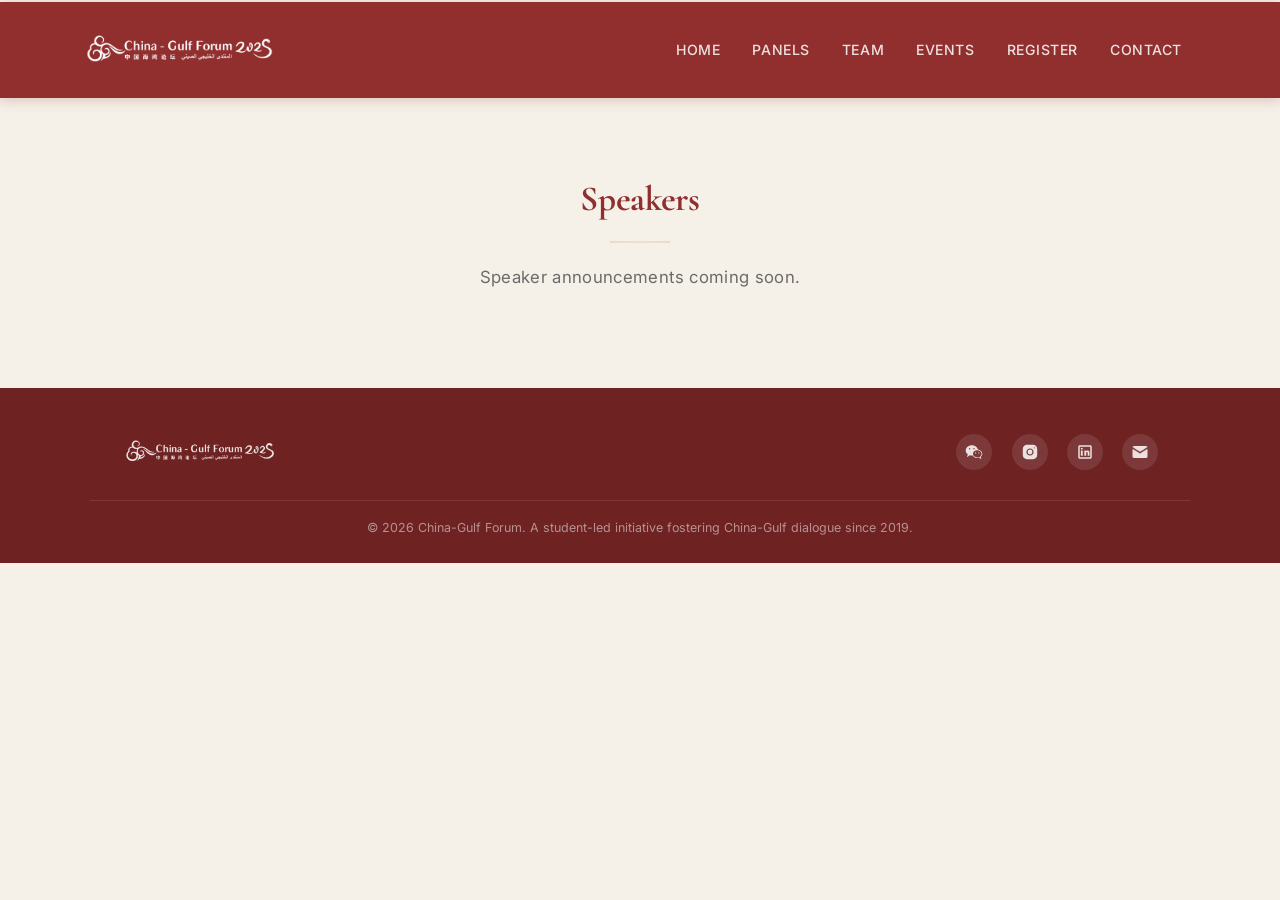
<file: speaker.html>
<!DOCTYPE html>
<html lang="en">
<head>
    <meta charset="utf-8" />
    <meta name="viewport" content="width=device-width, initial-scale=1, shrink-to-fit=no" />
    <meta name="description" content="CGF 2026 Speakers" />
    <meta name="author" content="China-Gulf Forum" />
    <title>Speakers — China-Gulf Forum 2026</title>
    <link rel="icon" type="image/x-icon" href="assets/favicon.ico" />
    <link rel="preconnect" href="https://fonts.googleapis.com">
    <link rel="preconnect" href="https://fonts.gstatic.com" crossorigin>
    <link href="https://fonts.googleapis.com/css2?family=Cormorant+Garamond:ital,wght@0,400;0,600;0,700;1,400&family=Inter:wght@400;500;600;700&family=Noto+Serif+SC:wght@400;600;700&display=swap" rel="stylesheet">
    <link href="https://cdn.jsdelivr.net/npm/bootstrap@5.2.3/dist/css/bootstrap.min.css" rel="stylesheet">
    <link href="css/cgf2026.css" rel="stylesheet" />
</head>
<body>
    <nav class="cgf-navbar navbar navbar-expand-lg">
        <div class="container">
            <a class="navbar-brand" href="index.html">
                <img src="media/logo/CGF2025logo.png" alt="China-Gulf Forum 2026" style="height: 3em; width: auto;">
            </a>
            <button class="navbar-toggler" type="button" data-bs-toggle="collapse" data-bs-target="#cgfNav" aria-controls="cgfNav" aria-expanded="false" aria-label="Toggle navigation">
                <span class="navbar-toggler-icon"></span>
            </button>
            <div class="collapse navbar-collapse" id="cgfNav">
                <ul class="navbar-nav ms-auto">
                    <li class="nav-item"><a class="nav-link" href="index.html">Home</a></li>
                    <li class="nav-item"><a class="nav-link" href="panel.html">Panels</a></li>
                    <li class="nav-item"><a class="nav-link" href="partners.html">Team</a></li>
                    <li class="nav-item"><a class="nav-link" href="about.html">Events</a></li>
                    <li class="nav-item"><a class="nav-link" href="https://nyuad.nyu.edu/en/events/2024/april/china-gulf-forum-2024.html">Register</a></li>
                    <li class="nav-item"><a class="nav-link" href="contact.html">Contact</a></li>
                </ul>
            </div>
        </div>
    </nav>
    <div class="section-spacing text-center">
        <div class="container">
            <h2 class="section-title">Speakers</h2>
            <hr class="gold-divider">
            <p class="section-subtitle">Speaker announcements coming soon.</p>
        </div>
    </div>
    <footer class="cgf-footer">
        <div class="footer-inner">
            <a href="index.html" class="footer-brand"><img src="media/logo/CGF2025logo.png" alt="China-Gulf Forum 2026" style="height: 3em; width: auto;"></a>
            <div class="footer-social">
                <a href="https://mp.weixin.qq.com/mp/profile_ext?action=home&__biz=Mzk0NDE5NTkwMQ==&scene=124#wechat_redirect" target="_blank" title="WeChat"><img src="media/icons/wechat.svg" alt="WeChat"></a>
                <a href="https://www.instagram.com/china_gulf_forum/" target="_blank" title="Instagram"><img src="media/icons/instagram.svg" alt="Instagram"></a>
                <a href="https://www.linkedin.com/company/china-gulf-forum/posts/?feedView=all" target="_blank" title="LinkedIn"><img src="media/icons/linkedin.svg" alt="LinkedIn"></a>
                <a href="mailto:china-gulf-forum-nyuad@nyu.edu" title="Email"><img src="media/icons/mail.png" alt="Email"></a>
            </div>
        </div>
        <div class="footer-bottom">
            <p>&copy; 2026 China-Gulf Forum. A student-led initiative fostering China-Gulf dialogue since 2019.</p>
        </div>
    </footer>
    <script src="https://cdn.jsdelivr.net/npm/bootstrap@5.2.3/dist/js/bootstrap.bundle.min.js"></script>
    <script src="js/scripts.js"></script>
</body>
</html>
</file>
<file: css/cgf2026.css>
/* ========================================
   CGF 2026 — Chinese Elegance Theme
   Premium conference aesthetic with
   restrained maroon/cream/gold palette
   ======================================== */

/* --- CSS Custom Properties --- */
:root {
  --maroon: #912F2F;
  --maroon-dark: #6E2222;
  --maroon-light: #A84444;
  --cream: #EDE6D6;
  --cream-light: #F5F1E8;
  --cream-dark: #D9D0BC;
  --gold: #C4A35A;
  --gold-light: #D4B96A;
  --navy: #003366;
  --navy-light: #1A4D80;
  --ink: #2A2A2A;
  --text-body: #3D3D3D;
  --text-muted: #6B6B6B;
  --white: #FFFFFF;
  --shadow-sm: 0 2px 8px rgba(0,0,0,0.06);
  --shadow-md: 0 4px 20px rgba(0,0,0,0.08);
  --shadow-lg: 0 8px 40px rgba(0,0,0,0.12);
  --radius-sm: 4px;
  --radius-md: 8px;
  --radius-lg: 16px;
  --transition: 0.3s cubic-bezier(0.4, 0, 0.2, 1);
}

/* --- Global Reset & Base --- */
*, *::before, *::after {
  box-sizing: border-box;
}

html {
  scroll-behavior: smooth;
}

body {
  font-family: 'Inter', 'Source Sans Pro', -apple-system, BlinkMacSystemFont, 'Segoe UI', sans-serif;
  color: var(--text-body);
  background-color: var(--cream-light);
  line-height: 1.7;
  margin: 0;
  padding: 0;
  -webkit-font-smoothing: antialiased;
  -moz-osx-font-smoothing: grayscale;
}

/* Page load animation */
body.page-loading {
  opacity: 0;
}

body.page-loaded {
  opacity: 1;
  transition: opacity 0.4s ease;
}

h1, h2, h3, h4, h5, h6 {
  font-family: 'Cormorant Garamond', 'Playfair Display', 'Georgia', serif;
  color: var(--ink);
  line-height: 1.3;
  font-weight: 600;
}

h1 { font-size: 2.8rem; letter-spacing: -0.02em; }
h2 { font-size: 2.2rem; letter-spacing: -0.01em; }
h3 { font-size: 1.6rem; }
h4 { font-size: 1.3rem; }

p {
  font-size: 1.05rem;
  line-height: 1.8;
  color: var(--text-body);
}

a {
  color: var(--maroon);
  text-decoration: none;
  transition: color var(--transition);
}

a:hover {
  color: var(--maroon-dark);
}

img {
  max-width: 100%;
  height: auto;
}

/* --- Gold Accent Line (top of viewport) --- */
.gold-accent-line {
  position: fixed;
  top: 0;
  left: 0;
  right: 0;
  height: 2px;
  background: linear-gradient(90deg, var(--gold), var(--gold-light), var(--gold));
  z-index: 1060;
}

/* --- Section Spacing --- */
.section-spacing {
  padding: 5rem 0;
}

.section-spacing-lg {
  padding: 7rem 0;
}

/* --- Gold Decorative Divider --- */
.gold-divider {
  width: 60px;
  height: 2px;
  background: linear-gradient(90deg, var(--gold), var(--gold-light), var(--gold));
  border: none;
  margin: 1.2rem auto;
}

.gold-divider-left {
  margin-left: 0;
  margin-right: auto;
}

/* --- Gold Ornament (between paragraphs) --- */
.gold-ornament {
  width: 40px;
  height: 1px;
  background: var(--gold);
  margin: 1.5rem 0;
  position: relative;
}

.gold-ornament::before {
  content: '';
  position: absolute;
  top: -2px;
  left: 50%;
  transform: translateX(-50%);
  width: 5px;
  height: 5px;
  background: var(--gold);
  border-radius: 50%;
}

/* --- Section Title --- */
.section-title {
  font-family: 'Cormorant Garamond', 'Playfair Display', serif;
  color: var(--maroon);
  font-weight: 700;
  font-size: 2.2rem;
  margin-bottom: 0.5rem;
}

.section-subtitle {
  font-family: 'Inter', sans-serif;
  color: var(--text-muted);
  font-size: 1.05rem;
  font-weight: 400;
  letter-spacing: 0.02em;
}

/* ========================================
   NAVBAR
   ======================================== */
.cgf-navbar {
  background-color: var(--maroon);
  padding: 0.8rem 0;
  position: sticky;
  top: 2px;
  z-index: 1050;
  box-shadow: 0 2px 12px rgba(145, 47, 47, 0.25);
  transition: padding 0.3s ease, box-shadow 0.3s ease;
}

.cgf-navbar.navbar-shrink {
  padding: 0.35rem 0;
  box-shadow: 0 2px 20px rgba(145, 47, 47, 0.35);
}

.cgf-navbar .navbar-brand img {
  height: 2.8em;
  width: auto;
  transition: opacity var(--transition), height 0.3s ease;
}

.cgf-navbar.navbar-shrink .navbar-brand img {
  height: 2.2em;
}

.cgf-navbar .navbar-brand:hover img {
  opacity: 0.9;
}

.cgf-navbar .nav-link {
  font-family: 'Inter', sans-serif;
  color: rgba(255,255,255,0.85) !important;
  font-size: 0.88rem;
  font-weight: 500;
  letter-spacing: 0.04em;
  text-transform: uppercase;
  padding: 0.5rem 1rem !important;
  transition: all var(--transition);
  position: relative;
}

.cgf-navbar .nav-link::after {
  content: '';
  position: absolute;
  bottom: 2px;
  left: 50%;
  transform: translateX(-50%);
  width: 0;
  height: 1.5px;
  background: var(--gold);
  transition: width var(--transition);
}

.cgf-navbar .nav-link:hover {
  color: #FFFFFF !important;
}

.cgf-navbar .nav-link:hover::after {
  width: 60%;
}

.cgf-navbar .nav-link.active::after {
  width: 60%;
}

/* Hamburger / Toggler */
.cgf-navbar .navbar-toggler {
  border: 1px solid rgba(255,255,255,0.3);
  padding: 0.35rem 0.6rem;
}

.cgf-navbar .navbar-toggler-icon {
  background-image: url("data:image/svg+xml,%3csvg xmlns='http://www.w3.org/2000/svg' viewBox='0 0 30 30'%3e%3cpath stroke='rgba%28255, 255, 255, 0.9%29' stroke-linecap='round' stroke-miterlimit='10' stroke-width='2' d='M4 7h22M4 15h22M4 23h22'/%3e%3c/svg%3e");
}

.cgf-navbar .navbar-collapse {
  justify-content: flex-end;
}

@media (max-width: 991.98px) {
  .cgf-navbar .navbar-collapse {
    background-color: var(--maroon);
    padding: 1rem;
    margin-top: 0.5rem;
    border-radius: var(--radius-sm);
    transition: max-height 0.3s ease;
  }
  .cgf-navbar .nav-link {
    padding: 0.6rem 0 !important;
    border-bottom: 1px solid rgba(255,255,255,0.1);
  }
  .cgf-navbar .nav-link::after {
    display: none;
  }
}

/* ========================================
   HERO — FULL-SCREEN CROSSFADE
   ======================================== */
.cgf-hero {
  position: relative;
  width: 100%;
  height: 100vh;
  overflow: hidden;
}

.cgf-hero .hero-images {
  position: absolute;
  inset: 0;
  will-change: transform;
}

.cgf-hero .hero-images picture {
  position: absolute;
  top: 0;
  left: 0;
  width: 100%;
  height: 100%;
}

.cgf-hero .hero-img {
  position: absolute;
  top: 0;
  left: 0;
  width: 100%;
  height: 100%;
  object-fit: cover;
  opacity: 0;
  transition: opacity 1.5s ease;
  will-change: opacity;
}

.cgf-hero .hero-img.active {
  opacity: 1;
}

/* Dark gradient overlay */
.cgf-hero .hero-overlay {
  position: absolute;
  inset: 0;
  background: linear-gradient(
    to top,
    rgba(0, 0, 0, 0.55) 0%,
    rgba(0, 0, 0, 0.2) 40%,
    rgba(0, 0, 0, 0.15) 100%
  );
  z-index: 1;
  pointer-events: none;
}

/* Chinese cloud pattern — very subtle */
.cgf-hero .hero-cloud-pattern {
  position: absolute;
  inset: 0;
  z-index: 2;
  pointer-events: none;
  opacity: 0.035;
  background-image:
    radial-gradient(ellipse 80px 40px at 15% 25%, var(--gold) 0%, transparent 70%),
    radial-gradient(ellipse 60px 30px at 75% 15%, var(--gold) 0%, transparent 70%),
    radial-gradient(ellipse 100px 50px at 85% 70%, var(--gold) 0%, transparent 70%),
    radial-gradient(ellipse 70px 35px at 25% 80%, var(--gold) 0%, transparent 70%),
    radial-gradient(ellipse 50px 25px at 50% 50%, var(--gold) 0%, transparent 70%);
}

/* Hero text overlay */
.cgf-hero .hero-content {
  position: absolute;
  inset: 0;
  z-index: 3;
  display: flex;
  flex-direction: column;
  align-items: center;
  justify-content: center;
  text-align: center;
  padding: 0 2rem;
}

.cgf-hero .hero-title {
  font-family: 'Cormorant Garamond', 'Playfair Display', serif;
  font-size: 3.8rem;
  font-weight: 700;
  color: var(--white);
  text-shadow: 0 2px 20px rgba(0, 0, 0, 0.3);
  letter-spacing: 0.01em;
  margin-bottom: 0.3rem;
  line-height: 1.2;
}

.cgf-hero .hero-year {
  color: var(--gold);
  font-size: 1.15em;
}

.cgf-hero .hero-tagline {
  font-family: 'Inter', sans-serif;
  font-size: 1.15rem;
  color: rgba(255, 255, 255, 0.9);
  letter-spacing: 0.08em;
  text-transform: uppercase;
  margin-bottom: 2rem;
  text-shadow: 0 1px 8px rgba(0, 0, 0, 0.3);
  font-weight: 400;
}

.cgf-hero .hero-cta {
  display: inline-block;
  padding: 0.75rem 2.2rem;
  font-family: 'Inter', sans-serif;
  font-size: 0.88rem;
  font-weight: 600;
  letter-spacing: 0.06em;
  text-transform: uppercase;
  color: var(--white);
  border: 1.5px solid rgba(255, 255, 255, 0.5);
  border-radius: var(--radius-sm);
  background: rgba(255, 255, 255, 0.08);
  backdrop-filter: blur(4px);
  transition: all var(--transition);
  text-decoration: none;
}

.cgf-hero .hero-cta:hover {
  background: rgba(255, 255, 255, 0.18);
  border-color: rgba(255, 255, 255, 0.8);
  color: var(--white);
  transform: translateY(-1px);
}

/* ========================================
   SCROLL-TRIGGERED ANIMATIONS
   ======================================== */
[data-animate] {
  opacity: 0;
  transform: translateY(25px);
  transition: opacity 0.6s ease-out, transform 0.6s ease-out;
  will-change: opacity, transform;
}

[data-animate].animate-visible {
  opacity: 1;
  transform: translateY(0);
}

/* ========================================
   SHOWCASE SECTIONS (About, CGF 2026, etc.)
   ======================================== */
.cgf-showcase {
  max-width: 1200px;
  margin: 0 auto;
  padding: 0 1.5rem;
}

.showcase-block {
  background: var(--white);
  border-radius: var(--radius-md);
  overflow: hidden;
  box-shadow: var(--shadow-sm);
  transition: box-shadow var(--transition);
  margin-bottom: 3rem;
}

.showcase-block:hover {
  box-shadow: var(--shadow-md);
}

.showcase-block .showcase-img {
  min-height: 22rem;
  background-size: cover;
  background-position: center;
}

.showcase-block .showcase-text {
  padding: 3rem 3.5rem;
}

.showcase-block .showcase-text h2 {
  color: var(--maroon);
  font-size: 2rem;
  font-weight: 700;
  margin-bottom: 0.3rem;
}

.showcase-block .showcase-text .lead {
  font-size: 1.05rem;
  line-height: 1.85;
  color: var(--text-body);
}

/* Legacy section — decorative cloud watermark */
.legacy-text-section {
  position: relative;
}

.legacy-text-section::before {
  content: '';
  position: absolute;
  top: 10%;
  right: 5%;
  width: 200px;
  height: 200px;
  opacity: 0.035;
  pointer-events: none;
  background-image:
    radial-gradient(ellipse 80px 40px at 30% 30%, var(--gold) 0%, transparent 70%),
    radial-gradient(ellipse 60px 30px at 70% 50%, var(--gold) 0%, transparent 70%),
    radial-gradient(ellipse 70px 35px at 50% 80%, var(--gold) 0%, transparent 70%);
}

/* Timeline items with animated dots */
.showcase-block .showcase-text .timeline-item {
  padding-left: 1.5rem;
  border-left: 2px solid var(--gold);
  margin-bottom: 0.8rem;
  position: relative;
}

.timeline-dot {
  position: absolute;
  left: -5px;
  top: 0.6rem;
  width: 8px;
  height: 8px;
  background: var(--gold);
  border-radius: 50%;
  opacity: 0;
  transition: opacity 0.4s ease;
}

.timeline-item.animate-visible .timeline-dot {
  opacity: 1;
  animation: timeline-pulse 2s ease-in-out 0.5s 1;
}

@keyframes timeline-pulse {
  0%, 100% { box-shadow: 0 0 0 0 rgba(196, 163, 90, 0); }
  50% { box-shadow: 0 0 0 6px rgba(196, 163, 90, 0.25); }
}

.showcase-block .showcase-text .timeline-year {
  font-weight: 700;
  color: var(--maroon);
  transition: text-shadow 0.3s ease;
}

.showcase-block .showcase-text .timeline-year:hover {
  text-shadow: 0 0 8px rgba(196, 163, 90, 0.3);
}

/* CGF 2026 parallax image */
@media (min-width: 992px) {
  .cgf2026-parallax-img {
    background-attachment: fixed;
  }
}

@media (min-width: 992px) {
  .showcase-block .showcase-text {
    padding: 4rem 4.5rem;
  }
}

@media (max-width: 991.98px) {
  .showcase-block .showcase-img {
    min-height: 16rem;
  }
  .showcase-block .showcase-text {
    padding: 2rem 2rem;
  }
}

/* ========================================
   IMPACT BY NUMBERS
   ======================================== */
.impact-section {
  background: linear-gradient(135deg, var(--maroon-dark) 0%, var(--maroon) 50%, var(--maroon-light) 100%);
  position: relative;
  overflow: hidden;
  padding: 5rem 0;
}

/* Subtle Chinese pattern overlay */
.impact-section::before {
  content: '';
  position: absolute;
  top: 0; left: 0; right: 0; bottom: 0;
  background-image:
    radial-gradient(circle at 20% 50%, rgba(196,163,90,0.06) 0%, transparent 50%),
    radial-gradient(circle at 80% 50%, rgba(196,163,90,0.06) 0%, transparent 50%);
  pointer-events: none;
}

.impact-section .section-title {
  color: var(--white);
}

.impact-section .gold-divider {
  margin: 1rem auto 2rem;
}

/* Floating gold particles */
.impact-particles {
  position: absolute;
  inset: 0;
  pointer-events: none;
  overflow: hidden;
}

.particle {
  position: absolute;
  width: 4px;
  height: 4px;
  background: var(--gold);
  border-radius: 50%;
  opacity: 0.2;
  will-change: transform;
}

.particle:nth-child(1) {
  left: 10%;
  top: 20%;
  animation: particle-float 12s ease-in-out infinite;
}

.particle:nth-child(2) {
  left: 80%;
  top: 15%;
  animation: particle-float 15s ease-in-out infinite 2s;
  width: 3px;
  height: 3px;
}

.particle:nth-child(3) {
  left: 25%;
  top: 70%;
  animation: particle-float 18s ease-in-out infinite 4s;
  width: 5px;
  height: 5px;
  opacity: 0.15;
}

.particle:nth-child(4) {
  left: 65%;
  top: 80%;
  animation: particle-float 14s ease-in-out infinite 1s;
}

.particle:nth-child(5) {
  left: 50%;
  top: 40%;
  animation: particle-float 16s ease-in-out infinite 3s;
  width: 3px;
  height: 3px;
  opacity: 0.18;
}

@keyframes particle-float {
  0%, 100% {
    transform: translate(0, 0);
  }
  25% {
    transform: translate(15px, -20px);
  }
  50% {
    transform: translate(-10px, -35px);
  }
  75% {
    transform: translate(20px, -15px);
  }
}

.impact-stat {
  text-align: center;
  padding: 2rem 1rem;
}

.impact-stat .stat-number {
  font-family: 'Cormorant Garamond', 'Playfair Display', serif;
  font-size: 3.5rem;
  font-weight: 700;
  background: linear-gradient(135deg, var(--gold) 0%, var(--gold-light) 50%, var(--gold) 100%);
  -webkit-background-clip: text;
  -webkit-text-fill-color: transparent;
  background-clip: text;
  line-height: 1.1;
  margin-bottom: 0.3rem;
}

.impact-stat .stat-label {
  font-family: 'Inter', sans-serif;
  font-size: 0.9rem;
  color: rgba(255,255,255,0.85);
  letter-spacing: 0.03em;
  text-transform: uppercase;
  font-weight: 500;
}

/* Signup Growth Chart */
.growth-chart {
  display: flex;
  align-items: flex-end;
  justify-content: center;
  gap: 0.8rem;
  height: 200px;
  padding: 1rem 0;
  margin-bottom: 1.5rem;
}

.growth-bar {
  display: flex;
  flex-direction: column;
  align-items: center;
  flex: 1;
  max-width: 70px;
}

.growth-bar .bar {
  width: 100%;
  max-width: 45px;
  background: linear-gradient(to top, var(--gold), var(--gold-light));
  border-radius: 4px 4px 0 0;
  transition: height 1.5s cubic-bezier(0.4, 0, 0.2, 1);
  position: relative;
}

.growth-bar .bar.bar-glow {
  box-shadow: 0 0 12px rgba(196, 163, 90, 0.3);
}

.growth-bar .bar-value {
  font-family: 'Inter', sans-serif;
  font-size: 0.75rem;
  font-weight: 700;
  color: var(--white);
  margin-bottom: 0.3rem;
}

.growth-bar .bar-year {
  font-family: 'Inter', sans-serif;
  font-size: 0.72rem;
  color: rgba(255,255,255,0.7);
  margin-top: 0.5rem;
  white-space: nowrap;
}

/* Media logos */
.media-logos {
  display: flex;
  align-items: center;
  justify-content: center;
  gap: 2rem;
  flex-wrap: wrap;
  padding: 1rem 0;
}

.media-logos span {
  font-family: 'Inter', sans-serif;
  font-size: 0.85rem;
  color: rgba(255,255,255,0.6);
  font-weight: 500;
  letter-spacing: 0.05em;
  text-transform: uppercase;
  padding: 0.4rem 1rem;
  border: 1px solid rgba(255,255,255,0.15);
  border-radius: 4px;
  transition: border-color var(--transition), box-shadow var(--transition);
}

.media-logos span:hover {
  border-color: rgba(196, 163, 90, 0.4);
  box-shadow: 0 0 12px rgba(196, 163, 90, 0.15);
}

/* ========================================
   WAVE DIVIDER
   ======================================== */
.wave-divider {
  margin-top: -1px;
  line-height: 0;
  background-color: var(--cream-light);
}

.wave-divider svg {
  display: block;
  width: 100%;
  height: 60px;
  transform: rotate(180deg);
}

/* ========================================
   PANELS PAGE
   ======================================== */
.panels-header {
  background: linear-gradient(135deg, var(--navy) 0%, var(--navy-light) 100%);
  color: var(--white);
  padding: 3.5rem 0;
  text-align: center;
}

.panels-header h1 {
  font-family: 'Cormorant Garamond', 'Playfair Display', serif;
  color: var(--white);
  font-size: 2.6rem;
  font-weight: 700;
  margin-bottom: 0.3rem;
}

.panels-header p {
  color: rgba(255,255,255,0.8);
  font-size: 1.1rem;
}

.panels-container {
  max-width: 900px;
  margin: 0 auto;
  padding: 2.5rem 1.5rem;
}

.panel-card {
  background: var(--white);
  border-radius: var(--radius-md);
  padding: 2.5rem 2.5rem 2rem;
  margin-bottom: 2rem;
  border-left: 4px solid var(--navy);
  box-shadow: var(--shadow-sm);
  transition: all var(--transition);
}

.panel-card:hover {
  box-shadow: var(--shadow-md);
  transform: translateY(-2px);
}

.panel-card .panel-number {
  font-family: 'Inter', sans-serif;
  font-size: 0.78rem;
  font-weight: 600;
  text-transform: uppercase;
  letter-spacing: 0.1em;
  color: var(--navy);
  margin-bottom: 0.5rem;
}

.panel-card h2 {
  font-family: 'Cormorant Garamond', serif;
  font-size: 1.65rem;
  color: var(--maroon);
  font-weight: 700;
  margin-bottom: 0.2rem;
  line-height: 1.3;
}

.panel-card .panel-subtitle {
  font-family: 'Inter', sans-serif;
  font-size: 1rem;
  color: var(--maroon-light);
  font-weight: 400;
  font-style: italic;
  margin-bottom: 1.2rem;
}

.panel-card .panel-body {
  font-size: 0.98rem;
  line-height: 1.8;
  color: var(--text-body);
  margin-bottom: 1.5rem;
  text-align: left;
}

.panel-card .discussion-header {
  font-family: 'Inter', sans-serif;
  font-size: 0.82rem;
  font-weight: 600;
  text-transform: uppercase;
  letter-spacing: 0.08em;
  color: var(--navy);
  margin-bottom: 0.8rem;
  padding-bottom: 0.4rem;
  border-bottom: 1px solid var(--cream-dark);
}

.panel-card .discussion-questions {
  list-style: none;
  padding: 0;
  margin: 0;
  counter-reset: question-counter;
}

.panel-card .discussion-questions li {
  counter-increment: question-counter;
  padding: 0.7rem 0 0.7rem 2.2rem;
  position: relative;
  font-size: 0.92rem;
  line-height: 1.7;
  color: var(--text-body);
  border-bottom: 1px solid rgba(237, 230, 214, 0.5);
}

.panel-card .discussion-questions li:last-child {
  border-bottom: none;
}

.panel-card .discussion-questions li::before {
  content: counter(question-counter);
  position: absolute;
  left: 0;
  top: 0.7rem;
  width: 1.5rem;
  height: 1.5rem;
  background: var(--cream);
  color: var(--maroon);
  border-radius: 50%;
  display: flex;
  align-items: center;
  justify-content: center;
  font-family: 'Inter', sans-serif;
  font-size: 0.75rem;
  font-weight: 700;
}

/* ========================================
   ABOUT / PREVIOUS EVENTS PAGE
   ======================================== */
.events-header {
  background: linear-gradient(135deg, var(--maroon-dark) 0%, var(--maroon) 100%);
  color: var(--white);
  padding: 4rem 0 3.5rem;
  text-align: center;
  position: relative;
  overflow: hidden;
}

.events-header-pattern {
  position: absolute;
  top: 0; left: 0; right: 0; bottom: 0;
  background-image:
    radial-gradient(circle at 20% 50%, rgba(196,163,90,0.06) 0%, transparent 50%),
    radial-gradient(circle at 80% 50%, rgba(196,163,90,0.06) 0%, transparent 50%);
  pointer-events: none;
}

.events-header h1 {
  font-family: 'Cormorant Garamond', 'Playfair Display', serif;
  color: var(--white);
  font-size: 2.6rem;
  font-weight: 700;
}

.events-header-tagline {
  font-family: 'Inter', sans-serif;
  color: rgba(255,255,255,0.75);
  font-size: 1.05rem;
  font-weight: 400;
  letter-spacing: 0.02em;
  margin-top: 0.5rem;
}

.events-container {
  max-width: 1100px;
  margin: 0 auto;
  padding: 2.5rem 1.5rem;
}

/* Timeline connector */
.events-timeline {
  position: relative;
}

.events-timeline::before {
  content: '';
  position: absolute;
  top: 0;
  left: 50%;
  transform: translateX(-50%);
  width: 2px;
  height: 100%;
  background: linear-gradient(to bottom, var(--gold), var(--gold-light), transparent);
  z-index: 0;
  opacity: 0.3;
}

/* Event block with timeline dot */
.event-block {
  background: var(--white);
  border-radius: var(--radius-md);
  overflow: hidden;
  box-shadow: var(--shadow-sm);
  margin-bottom: 2.5rem;
  transition: box-shadow var(--transition), transform var(--transition);
  position: relative;
  z-index: 1;
}

.event-block:hover {
  box-shadow: var(--shadow-lg);
  transform: translateY(-2px);
}

/* Event badge */
.event-badge {
  position: absolute;
  top: 1rem;
  left: 1rem;
  background: var(--gold);
  color: var(--white);
  font-family: 'Inter', sans-serif;
  font-size: 0.72rem;
  font-weight: 600;
  letter-spacing: 0.06em;
  text-transform: uppercase;
  padding: 0.3rem 0.8rem;
  border-radius: var(--radius-sm);
  z-index: 3;
  box-shadow: 0 2px 8px rgba(196,163,90,0.3);
}

/* Image wrapper with hover zoom */
.event-img-wrapper {
  overflow: hidden;
}

.event-block .event-img {
  min-height: 18rem;
  background-size: cover;
  background-position: center;
  transition: transform 0.6s cubic-bezier(0.4, 0, 0.2, 1);
}

.event-block:hover .event-img {
  transform: scale(1.05);
}

.event-block .event-text {
  padding: 2.5rem 3rem;
}

.event-block .event-text h4,
.event-block .event-text h2 {
  color: var(--maroon);
  font-weight: 700;
  margin-bottom: 1rem;
}

.event-block .event-text p {
  font-size: 0.98rem;
  line-height: 1.8;
}

.event-block .event-text ul {
  padding-left: 1.5rem;
}

.event-block .event-text ul li {
  font-size: 0.95rem;
  line-height: 1.7;
  margin-bottom: 0.5rem;
}

/* Follow Us Section */
.events-follow-section {
  text-align: center;
  padding: 3rem 2rem;
  background: var(--white);
  border-radius: var(--radius-md);
  box-shadow: var(--shadow-sm);
  position: relative;
  z-index: 1;
}

.events-follow-section h3 {
  color: var(--maroon);
  font-family: 'Cormorant Garamond', serif;
  font-weight: 700;
}

.events-follow-section p {
  color: var(--text-muted);
  margin-bottom: 1.5rem;
}

.events-social-links {
  display: flex;
  align-items: center;
  justify-content: center;
  gap: 1.2rem;
}

.events-social-links a {
  display: inline-flex;
  align-items: center;
  justify-content: center;
  width: 48px;
  height: 48px;
  border-radius: 50%;
  background: var(--cream);
  transition: all var(--transition);
}

.events-social-links a:hover {
  background: var(--maroon);
  transform: translateY(-3px);
  box-shadow: var(--shadow-md);
}

.events-social-links a img {
  height: 22px;
  width: 22px;
  opacity: 0.7;
  transition: filter var(--transition), opacity var(--transition);
}

.events-social-links a:hover img {
  filter: brightness(0) invert(1);
  opacity: 1;
}

@media (max-width: 991.98px) {
  .events-timeline::before {
    display: none;
  }
  .event-block .event-img {
    min-height: 14rem;
  }
  .event-block .event-text {
    padding: 1.8rem 1.8rem;
  }
  .event-badge {
    top: 0.5rem;
    left: 0.5rem;
  }
}

/* ========================================
   PARTNERS / TEAM PAGE
   ======================================== */
.team-header {
  background: linear-gradient(135deg, var(--navy) 0%, var(--navy-light) 100%);
  color: var(--white);
  padding: 4rem 0 3.5rem;
  text-align: center;
  position: relative;
  overflow: hidden;
}

.team-header::before {
  content: '';
  position: absolute;
  top: 0; left: 0; right: 0; bottom: 0;
  background-image:
    radial-gradient(circle at 20% 50%, rgba(196,163,90,0.06) 0%, transparent 50%),
    radial-gradient(circle at 80% 50%, rgba(196,163,90,0.06) 0%, transparent 50%);
  pointer-events: none;
}

.team-header h1 {
  font-family: 'Cormorant Garamond', 'Playfair Display', serif;
  color: var(--white);
  font-size: 2.6rem;
  font-weight: 700;
  position: relative;
}

.team-header-tagline {
  font-family: 'Inter', sans-serif;
  color: rgba(255,255,255,0.75);
  font-size: 1.05rem;
  font-weight: 400;
  letter-spacing: 0.02em;
  margin-top: 0.5rem;
  position: relative;
}

/* Team Container */
.team-container {
  max-width: 1100px;
  margin: 0 auto;
  padding: 2.5rem 1.5rem;
}

/* Team Section */
.team-section {
  margin-bottom: 3.5rem;
}

/* Department Title */
.team-dept-title {
  font-family: 'Cormorant Garamond', 'Playfair Display', serif;
  color: var(--maroon);
  font-size: 1.8rem;
  font-weight: 700;
  margin-bottom: 1.5rem;
  padding-bottom: 0.6rem;
  border-bottom: 2px solid var(--gold);
  display: inline-block;
}

/* Team Grid */
.team-grid {
  display: grid;
  grid-template-columns: repeat(3, 1fr);
  gap: 1.5rem;
}

/* Team Card — Hover Overlay */
.team-card {
  background: var(--white);
  border-radius: var(--radius-md);
  box-shadow: var(--shadow-sm);
  padding: 2rem 1.8rem;
  position: relative;
  overflow: hidden;
  transition: box-shadow var(--transition), transform var(--transition);
  min-height: 220px;
}

.team-card:hover {
  box-shadow: var(--shadow-lg);
  transform: translateY(-4px);
}

.team-card-front {
  position: relative;
  z-index: 1;
}

.team-card-name {
  font-family: 'Cormorant Garamond', serif;
  font-size: 1.3rem;
  color: var(--maroon);
  font-weight: 700;
  margin-bottom: 0.3rem;
}

.team-card-home {
  font-family: 'Inter', sans-serif;
  font-size: 0.78rem;
  color: var(--gold);
  font-weight: 600;
  letter-spacing: 0.06em;
  text-transform: uppercase;
  margin-bottom: 0.6rem;
}

.team-card-bio {
  font-size: 0.88rem;
  line-height: 1.65;
  color: var(--text-body);
}

/* Overlay that slides up on hover */
.team-card-overlay {
  position: absolute;
  left: 0;
  right: 0;
  bottom: 0;
  background: linear-gradient(135deg, var(--maroon-dark) 0%, var(--maroon) 100%);
  color: var(--white);
  padding: 1.5rem 1.8rem;
  transform: translateY(100%);
  transition: transform 0.4s cubic-bezier(0.4, 0, 0.2, 1);
  z-index: 2;
  max-height: 100%;
  overflow-y: auto;
  border-radius: 0 0 var(--radius-md) var(--radius-md);
}

.team-card:hover .team-card-overlay {
  transform: translateY(0);
}

.team-card-overlay:empty {
  display: none;
}

.team-card-overlay p {
  font-size: 0.82rem;
  line-height: 1.6;
  color: rgba(255,255,255,0.92);
  margin-bottom: 0.6rem;
}

.team-card-overlay p:last-child {
  margin-bottom: 0;
}

.team-card-overlay strong {
  color: var(--gold-light);
}

/* Gold accent on top of card */
.team-card::before {
  content: '';
  position: absolute;
  top: 0;
  left: 0;
  right: 0;
  height: 3px;
  background: linear-gradient(90deg, var(--gold), var(--gold-light), var(--gold));
  opacity: 0;
  transition: opacity var(--transition);
}

.team-card:hover::before {
  opacity: 1;
}

@media (max-width: 991.98px) {
  .team-grid {
    grid-template-columns: repeat(2, 1fr);
  }
}

@media (max-width: 575.98px) {
  .team-grid {
    grid-template-columns: 1fr;
  }
  .team-card {
    padding: 1.5rem 1.3rem;
  }
}

/* ========================================
   CONTACT PAGE
   ======================================== */
.contact-section {
  max-width: 650px;
  margin: 3rem auto;
  padding: 2.5rem 3rem;
  background: var(--white);
  border-radius: var(--radius-md);
  box-shadow: var(--shadow-sm);
}

.contact-section h2 {
  color: var(--maroon);
  text-align: center;
  margin-bottom: 1.5rem;
}

.contact-section label {
  font-family: 'Inter', sans-serif;
  font-size: 0.88rem;
  font-weight: 600;
  color: var(--ink);
  display: block;
  margin-bottom: 0.3rem;
}

.contact-section input[type="text"],
.contact-section input[type="email"],
.contact-section textarea {
  width: 100%;
  padding: 0.7rem 1rem;
  border: 1px solid var(--cream-dark);
  border-radius: var(--radius-sm);
  font-family: 'Inter', sans-serif;
  font-size: 0.95rem;
  transition: border-color var(--transition);
  margin-bottom: 1.2rem;
  background: var(--cream-light);
}

.contact-section input:focus,
.contact-section textarea:focus {
  outline: none;
  border-color: var(--maroon);
  box-shadow: 0 0 0 3px rgba(145,47,47,0.1);
}

.contact-section button[type="submit"] {
  background: var(--maroon);
  color: var(--white);
  border: none;
  padding: 0.75rem 2.5rem;
  font-family: 'Inter', sans-serif;
  font-size: 0.9rem;
  font-weight: 600;
  letter-spacing: 0.04em;
  text-transform: uppercase;
  border-radius: var(--radius-sm);
  cursor: pointer;
  transition: all var(--transition);
}

.contact-section button[type="submit"]:hover {
  background: var(--maroon-dark);
  transform: translateY(-1px);
  box-shadow: var(--shadow-sm);
}

.contact-location {
  font-size: 0.92rem;
  color: var(--text-muted);
}

/* ========================================
   FOOTER
   ======================================== */
.cgf-footer {
  background: var(--maroon-dark);
  padding: 2.5rem 0 1.5rem;
  margin-top: 0;
}

.cgf-footer .footer-inner {
  max-width: 1100px;
  margin: 0 auto;
  padding: 0 2rem;
  display: flex;
  justify-content: space-between;
  align-items: center;
  flex-wrap: wrap;
  gap: 1.5rem;
}

.cgf-footer .footer-brand img {
  height: 2.4em;
  width: auto;
  opacity: 0.9;
}

.cgf-footer .footer-social {
  display: flex;
  align-items: center;
  gap: 1.2rem;
}

.cgf-footer .footer-social a {
  display: inline-flex;
  align-items: center;
  justify-content: center;
  width: 36px;
  height: 36px;
  border-radius: 50%;
  background: rgba(255,255,255,0.1);
  transition: all var(--transition);
}

.cgf-footer .footer-social a:hover {
  background: rgba(255,255,255,0.2);
  transform: translateY(-3px);
}

.cgf-footer .footer-social a img {
  height: 18px;
  width: 18px;
  filter: brightness(0) invert(1);
  opacity: 0.85;
}

.cgf-footer .footer-bottom {
  max-width: 1100px;
  margin: 1.5rem auto 0;
  padding: 1rem 2rem 0;
  border-top: 1px solid rgba(255,255,255,0.1);
  text-align: center;
}

.cgf-footer .footer-bottom p {
  font-family: 'Inter', sans-serif;
  font-size: 0.78rem;
  color: rgba(255,255,255,0.5);
  margin: 0;
}

/* ========================================
   BACK TO TOP BUTTON
   ======================================== */
.back-to-top {
  position: fixed;
  bottom: 2rem;
  right: 2rem;
  width: 44px;
  height: 44px;
  border-radius: 50%;
  background: var(--gold);
  color: var(--white);
  border: none;
  cursor: pointer;
  display: flex;
  align-items: center;
  justify-content: center;
  box-shadow: 0 2px 12px rgba(196, 163, 90, 0.3);
  opacity: 0;
  visibility: hidden;
  transform: translateY(10px);
  transition: opacity 0.3s ease, visibility 0.3s ease, transform 0.3s ease, background 0.3s ease;
  z-index: 1040;
}

.back-to-top.visible {
  opacity: 1;
  visibility: visible;
  transform: translateY(0);
}

.back-to-top:hover {
  background: var(--gold-light);
  transform: translateY(-2px);
  box-shadow: 0 4px 16px rgba(196, 163, 90, 0.4);
}

/* ========================================
   AGENDA PAGE
   ======================================== */
.agenda-img {
  display: block;
  max-width: 1000px;
  width: 100%;
  margin: 0 auto;
  padding: 1rem;
}

/* ========================================
   UTILITIES
   ======================================== */
.bg-cream {
  background-color: var(--cream-light);
}

.text-maroon {
  color: var(--maroon);
}

.text-gold {
  color: var(--gold);
}

/* Counter animation helper */
.count-up {
  opacity: 0;
  transform: translateY(20px);
  transition: all 0.6s ease;
}

.count-up.visible {
  opacity: 1;
  transform: translateY(0);
}

/* ========================================
   RESPONSIVE TWEAKS
   ======================================== */
@media (max-width: 767.98px) {
  h1 { font-size: 2rem; }
  h2 { font-size: 1.7rem; }

  .section-spacing {
    padding: 3rem 0;
  }

  .cgf-hero {
    height: 60vh;
  }

  .cgf-hero .hero-title {
    font-size: 2.4rem;
  }

  .cgf-hero .hero-tagline {
    font-size: 0.9rem;
  }

  .impact-stat .stat-number {
    font-size: 2.5rem;
  }

  .growth-chart {
    height: 150px;
    gap: 0.4rem;
  }

  .growth-bar .bar {
    max-width: 32px;
  }

  .panel-card {
    padding: 1.8rem 1.5rem 1.5rem;
  }

  .panels-header, .events-header, .team-header {
    padding: 2.5rem 0;
  }

  .contact-section {
    margin: 2rem 1rem;
    padding: 2rem 1.5rem;
  }

  .cgf-footer .footer-inner {
    flex-direction: column;
    text-align: center;
  }

  .back-to-top {
    bottom: 1.5rem;
    right: 1.5rem;
  }
}

@media (max-width: 575.98px) {
  .growth-bar .bar-value {
    font-size: 0.65rem;
  }
  .growth-bar .bar-year {
    font-size: 0.62rem;
  }
  .media-logos {
    gap: 0.8rem;
  }
  .media-logos span {
    font-size: 0.72rem;
    padding: 0.3rem 0.6rem;
  }
}

/* ========================================
   PREFERS REDUCED MOTION
   ======================================== */
@media (prefers-reduced-motion: reduce) {
  *, *::before, *::after {
    animation-duration: 0.01ms !important;
    animation-iteration-count: 1 !important;
    transition-duration: 0.01ms !important;
  }

  html {
    scroll-behavior: auto;
  }

  [data-animate] {
    opacity: 1;
    transform: none;
    transition: none;
  }

  .count-up {
    opacity: 1;
    transform: none;
    transition: none;
  }

  .cgf-hero .hero-img {
    transition: none;
  }

  .particle {
    animation: none !important;
    display: none;
  }

  .back-to-top {
    transition: none;
  }

  body.page-loading {
    opacity: 1;
  }
}

/* ========================================
   UPGRADE 1: SCROLL PROGRESS INDICATOR
   ======================================== */
.scroll-progress {
  position: fixed;
  top: 2px;
  left: 0;
  height: 2px;
  background: linear-gradient(90deg, var(--gold), var(--gold-light));
  width: 0%;
  z-index: 1061;
  transition: width 0.1s linear;
  pointer-events: none;
}

/* ========================================
   UPGRADE 2: HERO TEXT ENTRANCE ANIMATION
   ======================================== */
.hero-content .hero-title,
.hero-content .hero-tagline,
.hero-content .hero-cta {
  opacity: 0;
  transform: translateY(20px);
}

.hero-content.hero-revealed .hero-title {
  animation: heroFadeIn 0.8s ease forwards 0.3s;
}
.hero-content.hero-revealed .hero-tagline {
  animation: heroFadeIn 0.8s ease forwards 0.6s;
}
.hero-content.hero-revealed .hero-cta {
  animation: heroFadeIn 0.8s ease forwards 0.9s;
}

@keyframes heroFadeIn {
  to { opacity: 1; transform: translateY(0); }
}

/* ========================================
   UPGRADE 4: SMOOTH IMAGE REVEAL ON SCROLL
   ======================================== */
.img-reveal {
  position: relative;
  overflow: hidden;
}
.img-reveal::after {
  content: '';
  position: absolute;
  inset: 0;
  background: var(--cream-light);
  transform: scaleX(1);
  transform-origin: right;
  transition: transform 0.8s cubic-bezier(0.77, 0, 0.175, 1);
  z-index: 2;
}
.img-reveal.revealed::after {
  transform: scaleX(0);
}

/* ========================================
   UPGRADE 5: PANEL CARD ACCORDION
   ======================================== */
.panel-accordion-trigger {
  display: flex;
  align-items: center;
  justify-content: space-between;
  width: 100%;
  background: none;
  border: none;
  border-bottom: 1px solid var(--cream-dark);
  padding: 0.6rem 0;
  cursor: pointer;
  font-family: 'Inter', sans-serif;
  font-size: 0.82rem;
  font-weight: 600;
  text-transform: uppercase;
  letter-spacing: 0.08em;
  color: var(--navy);
  transition: color var(--transition);
}

.panel-accordion-trigger:hover {
  color: var(--gold);
}

.panel-accordion-trigger svg {
  width: 16px;
  height: 16px;
  transition: transform 0.3s ease;
  flex-shrink: 0;
}

.panel-accordion.open .panel-accordion-trigger svg {
  transform: rotate(180deg);
}

.panel-accordion-content {
  max-height: 0;
  overflow: hidden;
  transition: max-height 0.5s cubic-bezier(0.4, 0, 0.2, 1);
}

.panel-accordion.open .panel-accordion-content {
  max-height: 600px;
}

/* ========================================
   UPGRADE 6: TEAM CARD STAGGERED ENTRANCE
   ======================================== */
.team-card {
  opacity: 0;
  transform: translateY(20px);
  transition: opacity 0.5s ease, transform 0.5s ease, box-shadow var(--transition);
}

.team-card.card-visible {
  opacity: 1;
  transform: translateY(0);
}

.team-card:hover {
  box-shadow: var(--shadow-lg);
  transform: translateY(-4px);
}

/* ========================================
   UPGRADE 7: GROWTH BAR TOOLTIPS
   ======================================== */
.growth-bar {
  position: relative;
}

.growth-bar::after {
  content: attr(data-tooltip);
  position: absolute;
  top: -32px;
  left: 50%;
  transform: translateX(-50%) translateY(5px);
  background: var(--ink);
  color: var(--white);
  font-size: 0.72rem;
  padding: 0.25rem 0.6rem;
  border-radius: 4px;
  white-space: nowrap;
  opacity: 0;
  pointer-events: none;
  transition: opacity 0.2s ease, transform 0.2s ease;
  z-index: 10;
}

.growth-bar:hover::after {
  opacity: 1;
  transform: translateX(-50%) translateY(0);
}

/* ========================================
   UPGRADE 8: CONTACT FORM FLOATING LABELS
   ======================================== */
.form-group-float {
  position: relative;
  margin-bottom: 1.5rem;
}

.form-group-float input,
.form-group-float textarea {
  width: 100%;
  padding: 1.2rem 1rem 0.5rem;
  border: 1px solid var(--cream-dark);
  border-radius: var(--radius-sm);
  font-family: 'Inter', sans-serif;
  font-size: 0.95rem;
  background: var(--cream-light);
  transition: border-color var(--transition);
  outline: none;
  margin-bottom: 0;
}

.form-group-float label {
  position: absolute;
  left: 1rem;
  top: 0.85rem;
  font-family: 'Inter', sans-serif;
  font-size: 0.95rem;
  font-weight: 400;
  color: var(--text-muted);
  pointer-events: none;
  transition: all 0.2s ease;
  display: block;
  margin-bottom: 0;
}

.form-group-float input:focus ~ label,
.form-group-float input:not(:placeholder-shown) ~ label,
.form-group-float textarea:focus ~ label,
.form-group-float textarea:not(:placeholder-shown) ~ label {
  top: 0.25rem;
  font-size: 0.72rem;
  font-weight: 600;
  color: var(--gold);
  letter-spacing: 0.04em;
  text-transform: uppercase;
}

/* Gold underline expand from center */
.form-group-float::after {
  content: '';
  position: absolute;
  bottom: 0;
  left: 50%;
  width: 0;
  height: 2px;
  background: linear-gradient(90deg, var(--gold), var(--gold-light));
  transition: width 0.3s ease, left 0.3s ease;
}

.form-group-float:focus-within::after {
  width: 100%;
  left: 0;
}

.form-group-float input:focus,
.form-group-float textarea:focus {
  border-color: var(--gold);
  box-shadow: none;
}

/* ========================================
   UPGRADE 9: PANEL CARD HOVER BORDER TRANSITION
   ======================================== */
.panel-card {
  transition: all var(--transition), border-color 0.4s ease;
}

.panel-card:hover {
  border-left-color: var(--gold);
}

/* ========================================
   UPGRADE 10: FOOTER SOCIAL ICON HOVER GLOW
   ======================================== */
.cgf-footer .footer-social a:hover {
  background: rgba(196, 163, 90, 0.25);
  box-shadow: 0 0 16px rgba(196, 163, 90, 0.2);
  transform: translateY(-3px);
}

/* Footer social tooltip */
.cgf-footer .footer-social a {
  position: relative;
}

.cgf-footer .footer-social a::after {
  content: attr(title);
  position: absolute;
  bottom: calc(100% + 8px);
  left: 50%;
  transform: translateX(-50%) translateY(5px);
  background: var(--ink);
  color: var(--white);
  font-family: 'Inter', sans-serif;
  font-size: 0.68rem;
  padding: 0.2rem 0.5rem;
  border-radius: 3px;
  white-space: nowrap;
  opacity: 0;
  pointer-events: none;
  transition: opacity 0.2s ease, transform 0.2s ease;
}

.cgf-footer .footer-social a:hover::after {
  opacity: 1;
  transform: translateX(-50%) translateY(0);
}

/* ========================================
   UPGRADE 11: SMOOTH PAGE TRANSITION
   ======================================== */
body {
  transition: opacity 0.3s ease;
}

body.page-exit {
  opacity: 0;
}

/* ========================================
   TEAM YEAR TABS
   ======================================== */
.team-year-tabs {
    padding: 1.5rem 0 0.5rem;
    background: var(--cream-light);
}
.team-year-tabs .nav-pills {
    gap: 0.75rem;
}
.team-year-tabs .nav-link {
    font-family: 'Cormorant Garamond', serif;
    font-size: 1.1rem;
    font-weight: 600;
    color: var(--navy);
    background: transparent;
    border: 1.5px solid var(--navy);
    border-radius: 2rem;
    padding: 0.5rem 1.8rem;
    transition: all 0.3s ease;
    letter-spacing: 0.03em;
}
.team-year-tabs .nav-link:hover {
    background: rgba(0, 51, 102, 0.08);
}
.team-year-tabs .nav-link.active {
    background: var(--navy);
    color: var(--white);
    border-color: var(--navy);
}
</file>
